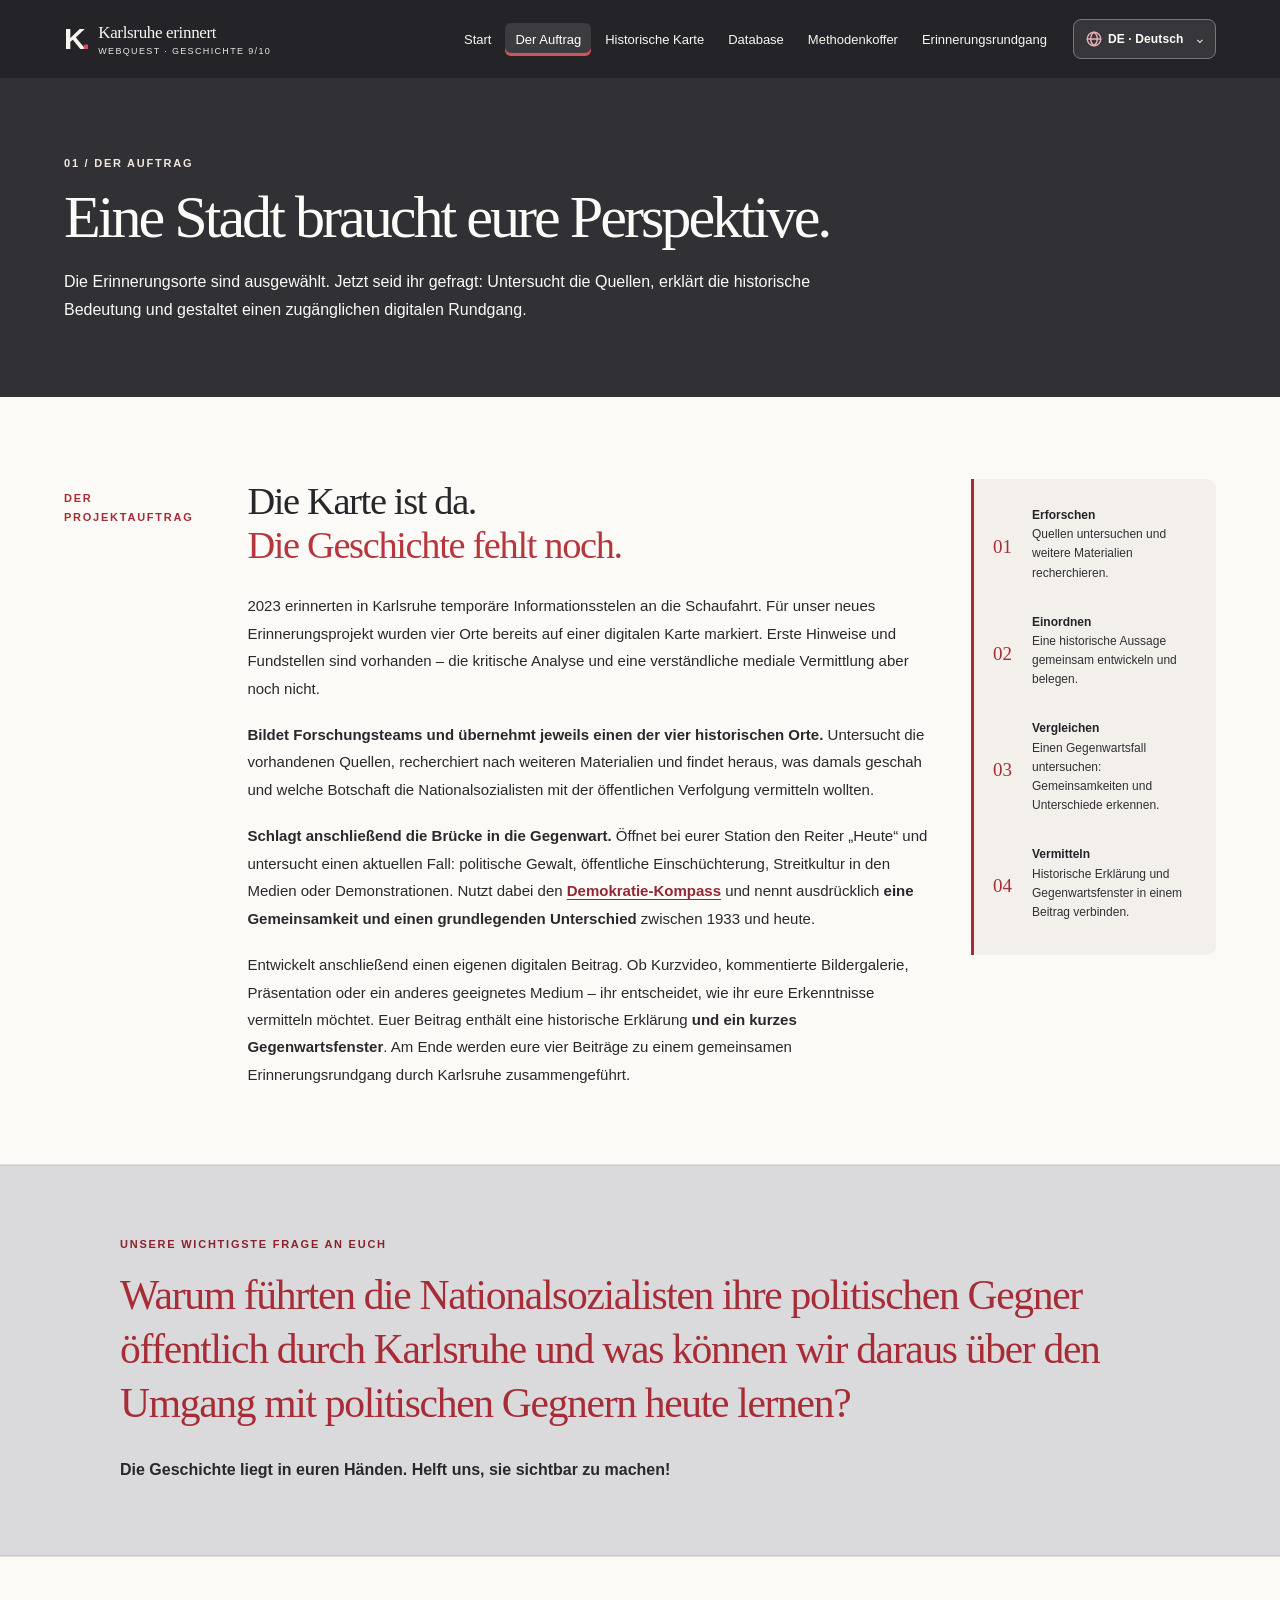
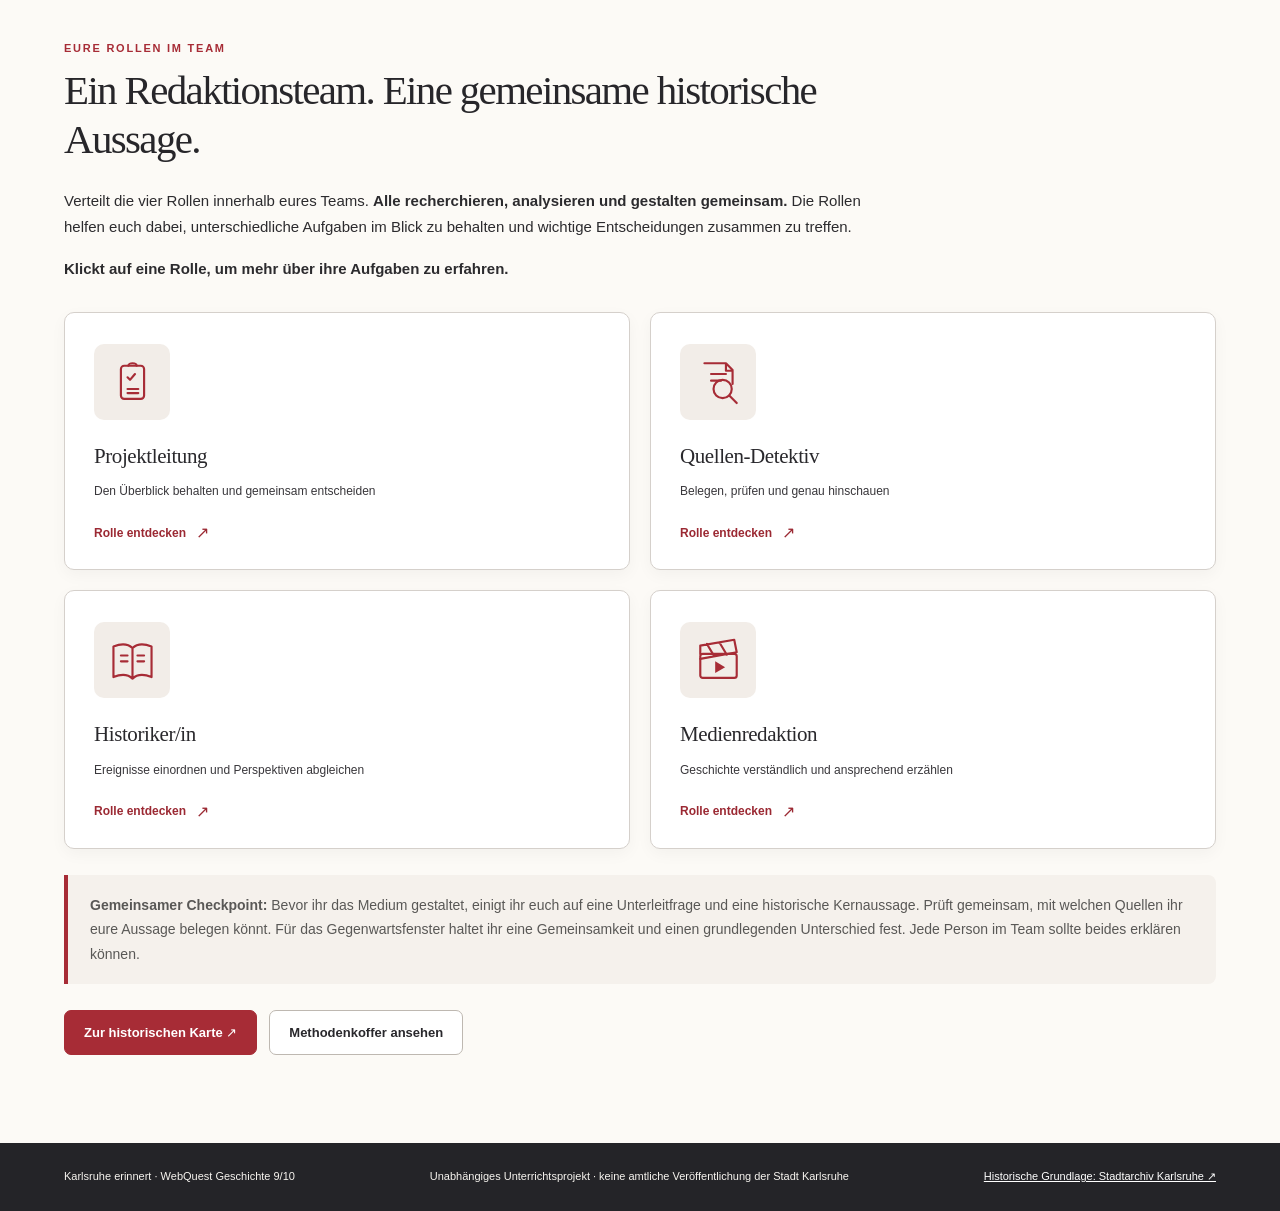
<file: auftrag.html>
<!doctype html>
<html lang="de">
<head>
  <meta charset="utf-8">
  <meta name="viewport" content="width=device-width, initial-scale=1">
  <meta name="description" content="Gegner oder Feind? – Karlsruher WebQuest zur Schaufahrt vom 16. Mai 1933.">
  <title>Der Auftrag | Karlsruhe erinnert</title>
  
  <link rel="stylesheet" href="styles.css?v=democracy-v1">
  <script src="rollen.js" defer></script>
  
  <script src="i18n-data.js?v=democracy-v2" defer></script>
  <script src="i18n.js?v=democracy-v1" defer></script>
</head>
<body>
  <a class="skip-link" href="#content">Zum Inhalt springen</a>
  <header class="topbar">
    <a class="brand" href="index.html" aria-label="Zur Startseite">
      <span class="brand-mark" aria-hidden="true">K<span class="brand-dot">.</span></span>
      <span><strong>Karlsruhe erinnert</strong><small>WEBQUEST · GESCHICHTE 9/10</small></span>
    </a>
    <nav class="main-nav" aria-label="Hauptnavigation">
      <a href="index.html">Start</a>
<a href="auftrag.html" aria-current="page">Der Auftrag</a>
<a href="karte.html">Historische Karte</a>
<a href="database.html">Database</a>
<a href="methodenkoffer.html">Methodenkoffer</a>
<a href="erinnerungsrundgang.html">Erinnerungsrundgang</a>
    </nav>
    <details class="mobile-nav">
      <summary>Menü <span aria-hidden="true">☰</span></summary>
      <nav aria-label="Mobile Navigation"><a href="index.html">Start</a>
<a href="auftrag.html" aria-current="page">Der Auftrag</a>
<a href="karte.html">Historische Karte</a>
<a href="database.html">Database</a>
<a href="methodenkoffer.html">Methodenkoffer</a>
<a href="erinnerungsrundgang.html">Erinnerungsrundgang</a></nav>
    </details>
    <span class="top-label">KARLSRUHE 1933</span>
  </header>
  <main id="content">
    <section class="page-hero"><p class="section-kicker">01 / DER AUFTRAG</p><h1>Eine Stadt braucht eure Perspektive.</h1><p>Die Erinnerungsorte sind ausgewählt. Jetzt seid ihr gefragt: Untersucht die Quellen, erklärt die historische Bedeutung und gestaltet einen zugänglichen digitalen Rundgang.</p></section>
<section class="assignment assignment-extended" id="auftrag">
  <div class="section-kicker assignment-side-label">DER PROJEKTAUFTRAG</div>
  <div class="assignment-main">
    <h2>Die Karte ist da.<br><span>Die Geschichte fehlt noch.</span></h2>
    <p>2023 erinnerten in Karlsruhe temporäre Informationsstelen an die Schaufahrt. Für unser neues Erinnerungsprojekt wurden vier Orte bereits auf einer digitalen Karte markiert. Erste Hinweise und Fundstellen sind vorhanden – die kritische Analyse und eine verständliche mediale Vermittlung aber noch nicht.</p>
    <p><strong>Bildet Forschungsteams und übernehmt jeweils einen der vier historischen Orte.</strong> Untersucht die vorhandenen Quellen, recherchiert nach weiteren Materialien und findet heraus, was damals geschah und welche Botschaft die Nationalsozialisten mit der öffentlichen Verfolgung vermitteln wollten.</p>
    <p><strong>Schlagt anschließend die Brücke in die Gegenwart.</strong> Öffnet bei eurer Station den Reiter „Heute“ und untersucht einen aktuellen Fall: politische Gewalt, öffentliche Einschüchterung, Streitkultur in den Medien oder Demonstrationen. Nutzt dabei den <a href="methodenkoffer.html#demokratie-kompass">Demokratie-Kompass</a> und nennt ausdrücklich <strong>eine Gemeinsamkeit und einen grundlegenden Unterschied</strong> zwischen 1933 und heute.</p>
    <p>Entwickelt anschließend einen eigenen digitalen Beitrag. Ob Kurzvideo, kommentierte Bildergalerie, Präsentation oder ein anderes geeignetes Medium – ihr entscheidet, wie ihr eure Erkenntnisse vermitteln möchtet. Euer Beitrag enthält eine historische Erklärung <strong>und ein kurzes Gegenwartsfenster</strong>. Am Ende werden eure vier Beiträge zu einem gemeinsamen Erinnerungsrundgang durch Karlsruhe zusammengeführt.</p>
  </div>
  <aside class="assignment-tasks" aria-label="Die vier Etappen eures Auftrags">
    <span class="task-number">01</span><p><strong>Erforschen</strong><br>Quellen untersuchen und weitere Materialien recherchieren.</p>
    <span class="task-number">02</span><p><strong>Einordnen</strong><br>Eine historische Aussage gemeinsam entwickeln und belegen.</p>
    <span class="task-number">03</span><p><strong>Vergleichen</strong><br>Einen Gegenwartsfall untersuchen: Gemeinsamkeiten und Unterschiede erkennen.</p>
    <span class="task-number">04</span><p><strong>Vermitteln</strong><br>Historische Erklärung und Gegenwartsfenster in einem Beitrag verbinden.</p>
  </aside>
</section>
<section class="core-question-section" aria-labelledby="main-research-question">
  <div class="core-question-inner">
    <p class="core-question-label">UNSERE WICHTIGSTE FRAGE AN EUCH</p>
    <h2 id="main-research-question">Warum führten die Nationalsozialisten ihre politischen Gegner öffentlich durch Karlsruhe und was können wir daraus über den Umgang mit politischen Gegnern heute lernen?</h2>
    <p class="core-question-final">Die Geschichte liegt in euren Händen. Helft uns, sie sichtbar zu machen!</p>
  </div>
</section>
<section class="narrative-section roles-section">
  <p class="section-kicker">EURE ROLLEN IM TEAM</p>
  <h2>Ein Redaktionsteam. Eine gemeinsame historische Aussage.</h2>
  <p>Verteilt die vier Rollen innerhalb eures Teams. <strong>Alle recherchieren, analysieren und gestalten gemeinsam.</strong> Die Rollen helfen euch dabei, unterschiedliche Aufgaben im Blick zu behalten und wichtige Entscheidungen zusammen zu treffen.</p>
  <p class="roles-hint">Klickt auf eine Rolle, um mehr über ihre Aufgaben zu erfahren.</p>
  <div class="role-grid role-button-grid">
    <button class="role-card" type="button" data-role="lead" aria-haspopup="dialog" aria-controls="role-dialog" aria-label="Projektleitung: Aufgaben und Beschreibung öffnen">
  <span class="role-motif"><svg aria-hidden="true" viewBox="0 0 64 64" fill="none" stroke="currentColor" stroke-width="2.6" stroke-linecap="round" stroke-linejoin="round"><path d="M22 13h20a4 4 0 0 1 4 4v32a4 4 0 0 1-4 4H22a4 4 0 0 1-4-4V17a4 4 0 0 1 4-4Z"/><path d="M27 13c0-4 10-4 10 0M26 27l3 3 6-7M26 41h13M26 46h13"/></svg></span>
  <span class="role-name">Projektleitung</span>
  <span class="role-short">Den Überblick behalten und gemeinsam entscheiden</span>
  <span class="role-view">Rolle entdecken <span aria-hidden="true">↗</span></span>
</button>
<button class="role-card" type="button" data-role="sources" aria-haspopup="dialog" aria-controls="role-dialog" aria-label="Quellen-Detektiv: Aufgaben und Beschreibung öffnen">
  <span class="role-motif"><svg aria-hidden="true" viewBox="0 0 64 64" fill="none" stroke="currentColor" stroke-width="2.6" stroke-linecap="round" stroke-linejoin="round"><path d="M15 10h26l8 8v17M41 10v9h8M23 23h18M23 31h12"/><circle cx="37" cy="41" r="11"/><path d="m45 49 9 9"/></svg></span>
  <span class="role-name">Quellen-Detektiv</span>
  <span class="role-short">Belegen, prüfen und genau hinschauen</span>
  <span class="role-view">Rolle entdecken <span aria-hidden="true">↗</span></span>
</button>
<button class="role-card" type="button" data-role="history" aria-haspopup="dialog" aria-controls="role-dialog" aria-label="Historiker/in: Aufgaben und Beschreibung öffnen">
  <span class="role-motif"><svg aria-hidden="true" viewBox="0 0 64 64" fill="none" stroke="currentColor" stroke-width="2.6" stroke-linecap="round" stroke-linejoin="round"><path d="M9 15c10-4 18-3 23 2v37c-5-5-13-6-23-2V15ZM55 15c-10-4-18-3-23 2v37c5-5 13-6 23-2V15Z"/><path d="M18 26h8M18 33h8M38 26h8M38 33h8"/></svg></span>
  <span class="role-name">Historiker/in</span>
  <span class="role-short">Ereignisse einordnen und Perspektiven abgleichen</span>
  <span class="role-view">Rolle entdecken <span aria-hidden="true">↗</span></span>
</button>
<button class="role-card" type="button" data-role="media" aria-haspopup="dialog" aria-controls="role-dialog" aria-label="Medienredaktion: Aufgaben und Beschreibung öffnen">
  <span class="role-motif"><svg aria-hidden="true" viewBox="0 0 64 64" fill="none" stroke="currentColor" stroke-width="2.6" stroke-linecap="round" stroke-linejoin="round"><rect x="10" y="24" width="44" height="29" rx="3"/><path d="M10 24V14l41-7 3 15-44 8M18 12l9 15M33 10l9 15"/><path d="m28 33 12 7-12 7V33Z" fill="currentColor" stroke="none"/></svg></span>
  <span class="role-name">Medienredaktion</span>
  <span class="role-short">Geschichte verständlich und ansprechend erzählen</span>
  <span class="role-view">Rolle entdecken <span aria-hidden="true">↗</span></span>
</button>
  </div>
  <div class="callout-line"><strong>Gemeinsamer Checkpoint:</strong> Bevor ihr das Medium gestaltet, einigt ihr euch auf eine Unterleitfrage und eine historische Kernaussage. Prüft gemeinsam, mit welchen Quellen ihr eure Aussage belegen könnt. Für das Gegenwartsfenster haltet ihr eine Gemeinsamkeit und einen grundlegenden Unterschied fest. Jede Person im Team sollte beides erklären können.</div>
  <div class="page-actions"><a class="button button-main" href="karte.html">Zur historischen Karte ↗</a><a class="button button-outline" href="methodenkoffer.html">Methodenkoffer ansehen</a></div>
</section>
  </main>
  <dialog class="role-dialog" id="role-dialog" aria-labelledby="role-dialog-title" aria-describedby="role-dialog-intro">
  <div class="role-dialog-inner">
    <button class="role-dialog-close" type="button" id="role-dialog-close" aria-label="Rollenfenster schließen">×</button>
    <div class="role-dialog-top">
      <span class="section-kicker">DEINE ROLLE IM FORSCHUNGSTEAM</span>
      <span class="role-dialog-count" id="role-dialog-count"></span>
    </div>
    <div class="role-dialog-heading"><span class="role-dialog-icon" id="role-dialog-icon"></span><h2 id="role-dialog-title"></h2></div>
    <p id="role-dialog-intro" class="role-dialog-intro"></p>
    <h3>Deine besonderen Aufgaben</h3>
    <ul class="role-dialog-tasks" id="role-dialog-tasks"></ul>
    <div class="role-dialog-tip"><strong>Eine Frage, die du im Team stellen kannst:</strong><p id="role-dialog-question"></p></div>
    <p class="role-dialog-foot">Wichtig: Diese Verantwortung ergänzt eure gemeinsame Arbeit. Quellen untersuchen, historische Aussagen diskutieren und den Beitrag gestalten könnt ihr nur zusammen.</p>
    <button class="role-dialog-done" type="button" id="role-dialog-done">Verstanden – zurück zum Auftrag</button>
  </div>
</dialog>
  <footer><span>Karlsruhe erinnert · WebQuest Geschichte 9/10</span><span>Unabhängiges Unterrichtsprojekt · keine amtliche Veröffentlichung der Stadt Karlsruhe</span><a href="https://stadtgeschichte.karlsruhe.de/erinnerungskultur/erinnerungskultur-im-oeffentlichen-raum/schaufahrt-1933" target="_blank" rel="noopener noreferrer">Historische Grundlage: Stadtarchiv Karlsruhe ↗</a></footer>
  
</body>
</html>
</file>
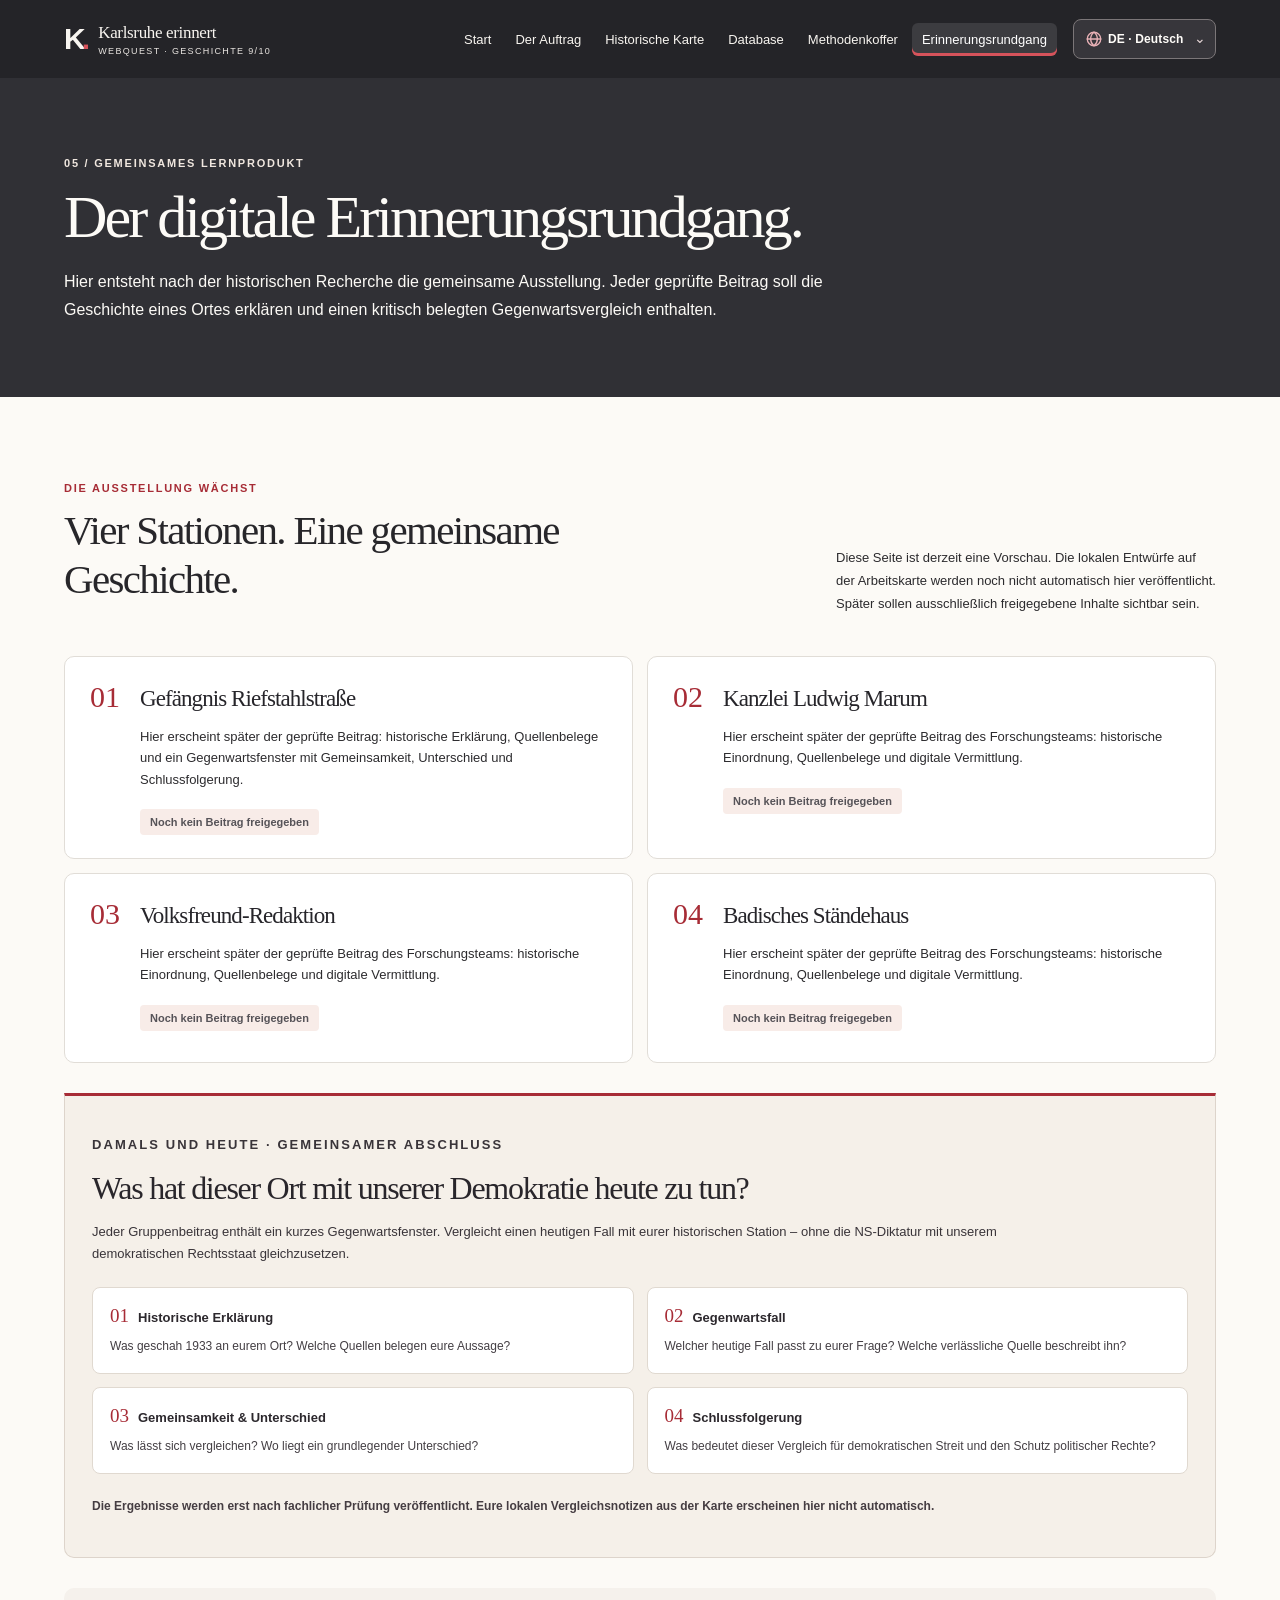
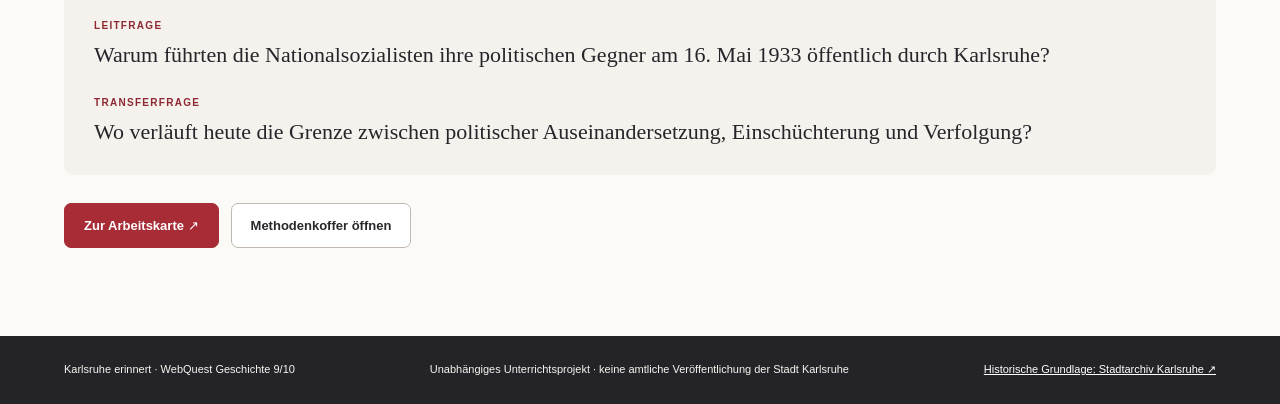
<file: erinnerungsrundgang.html>
<!doctype html>
<html lang="de">
<head>
  <meta charset="utf-8">
  <meta name="viewport" content="width=device-width, initial-scale=1">
  <meta name="description" content="Gegner oder Feind? – Karlsruher WebQuest zur Schaufahrt vom 16. Mai 1933.">
  <title>Erinnerungsrundgang | Karlsruhe erinnert</title>
  
  <link rel="stylesheet" href="styles.css?v=democracy-v1">
  
  <script src="i18n-data.js?v=democracy-v2" defer></script>
  <script src="i18n.js?v=democracy-v1" defer></script>
</head>
<body>
  <a class="skip-link" href="#content">Zum Inhalt springen</a>
  <header class="topbar">
    <a class="brand" href="index.html" aria-label="Zur Startseite">
      <span class="brand-mark" aria-hidden="true">K<span class="brand-dot">.</span></span>
      <span><strong>Karlsruhe erinnert</strong><small>WEBQUEST · GESCHICHTE 9/10</small></span>
    </a>
    <nav class="main-nav" aria-label="Hauptnavigation">
      <a href="index.html">Start</a>
<a href="auftrag.html">Der Auftrag</a>
<a href="karte.html">Historische Karte</a>
<a href="database.html">Database</a>
<a href="methodenkoffer.html">Methodenkoffer</a>
<a href="erinnerungsrundgang.html" aria-current="page">Erinnerungsrundgang</a>
    </nav>
    <details class="mobile-nav">
      <summary>Menü <span aria-hidden="true">☰</span></summary>
      <nav aria-label="Mobile Navigation"><a href="index.html">Start</a>
<a href="auftrag.html">Der Auftrag</a>
<a href="karte.html">Historische Karte</a>
<a href="database.html">Database</a>
<a href="methodenkoffer.html">Methodenkoffer</a>
<a href="erinnerungsrundgang.html" aria-current="page">Erinnerungsrundgang</a></nav>
    </details>
    <span class="top-label">KARLSRUHE 1933</span>
  </header>
  <main id="content">
    <section class="page-hero"><p class="section-kicker">05 / GEMEINSAMES LERNPRODUKT</p><h1>Der digitale Erinnerungsrundgang.</h1><p>Hier entsteht nach der historischen Recherche die gemeinsame Ausstellung. Jeder geprüfte Beitrag soll die Geschichte eines Ortes erklären und einen kritisch belegten Gegenwartsvergleich enthalten.</p></section><section class="exhibition-section"><div class="exhibition-intro"><div><p class="section-kicker">DIE AUSSTELLUNG WÄCHST</p><h2>Vier Stationen. Eine gemeinsame Geschichte.</h2></div><p>Diese Seite ist derzeit eine Vorschau. Die lokalen Entwürfe auf der Arbeitskarte werden noch nicht automatisch hier veröffentlicht. Später sollen ausschließlich freigegebene Inhalte sichtbar sein.</p></div><div class="exhibition-grid"><article class="exhibit-card"><span class="exhibit-number">01</span><div><h2>Gefängnis Riefstahlstraße</h2><p>Hier erscheint später der geprüfte Beitrag: historische Erklärung, Quellenbelege und ein Gegenwartsfenster mit Gemeinsamkeit, Unterschied und Schlussfolgerung.</p><span class="exhibit-state">Noch kein Beitrag freigegeben</span></div></article>
<article class="exhibit-card"><span class="exhibit-number">02</span><div><h2>Kanzlei Ludwig Marum</h2><p>Hier erscheint später der geprüfte Beitrag des Forschungsteams: historische Einordnung, Quellenbelege und digitale Vermittlung.</p><span class="exhibit-state">Noch kein Beitrag freigegeben</span></div></article>
<article class="exhibit-card"><span class="exhibit-number">03</span><div><h2>Volksfreund-Redaktion</h2><p>Hier erscheint später der geprüfte Beitrag des Forschungsteams: historische Einordnung, Quellenbelege und digitale Vermittlung.</p><span class="exhibit-state">Noch kein Beitrag freigegeben</span></div></article>
<article class="exhibit-card"><span class="exhibit-number">04</span><div><h2>Badisches Ständehaus</h2><p>Hier erscheint später der geprüfte Beitrag des Forschungsteams: historische Einordnung, Quellenbelege und digitale Vermittlung.</p><span class="exhibit-state">Noch kein Beitrag freigegeben</span></div></article></div>
  <section class="exhibition-today" aria-labelledby="exhibition-today-heading">
    <p class="section-kicker">DAMALS UND HEUTE · GEMEINSAMER ABSCHLUSS</p>
    <h2 id="exhibition-today-heading">Was hat dieser Ort mit unserer Demokratie heute zu tun?</h2>
    <p>Jeder Gruppenbeitrag enthält ein kurzes Gegenwartsfenster. Vergleicht einen heutigen Fall mit eurer historischen Station – ohne die NS-Diktatur mit unserem demokratischen Rechtsstaat gleichzusetzen.</p>
    <div class="exhibition-today-grid">
      <div><span>01</span><strong>Historische Erklärung</strong><p>Was geschah 1933 an eurem Ort? Welche Quellen belegen eure Aussage?</p></div>
      <div><span>02</span><strong>Gegenwartsfall</strong><p>Welcher heutige Fall passt zu eurer Frage? Welche verlässliche Quelle beschreibt ihn?</p></div>
      <div><span>03</span><strong>Gemeinsamkeit & Unterschied</strong><p>Was lässt sich vergleichen? Wo liegt ein grundlegender Unterschied?</p></div>
      <div><span>04</span><strong>Schlussfolgerung</strong><p>Was bedeutet dieser Vergleich für demokratischen Streit und den Schutz politischer Rechte?</p></div>
    </div>
    <p class="exhibition-today-note">Die Ergebnisse werden erst nach fachlicher Prüfung veröffentlicht. Eure lokalen Vergleichsnotizen aus der Karte erscheinen hier nicht automatisch.</p>
  </section>
  <div class="exhibition-reflection"><span class="reflection-label">LEITFRAGE</span><p>Warum führten die Nationalsozialisten ihre politischen Gegner am 16. Mai 1933 öffentlich durch Karlsruhe?</p><span class="reflection-label">TRANSFERFRAGE</span><p>Wo verläuft heute die Grenze zwischen politischer Auseinandersetzung, Einschüchterung und Verfolgung?</p></div><div class="page-actions"><a class="button button-main" href="karte.html">Zur Arbeitskarte ↗</a><a class="button button-outline" href="methodenkoffer.html">Methodenkoffer öffnen</a></div></section>
  </main>
  <footer><span>Karlsruhe erinnert · WebQuest Geschichte 9/10</span><span>Unabhängiges Unterrichtsprojekt · keine amtliche Veröffentlichung der Stadt Karlsruhe</span><a href="https://stadtgeschichte.karlsruhe.de/erinnerungskultur/erinnerungskultur-im-oeffentlichen-raum/schaufahrt-1933" target="_blank" rel="noopener noreferrer">Historische Grundlage: Stadtarchiv Karlsruhe ↗</a></footer>
  
</body>
</html>
</file>
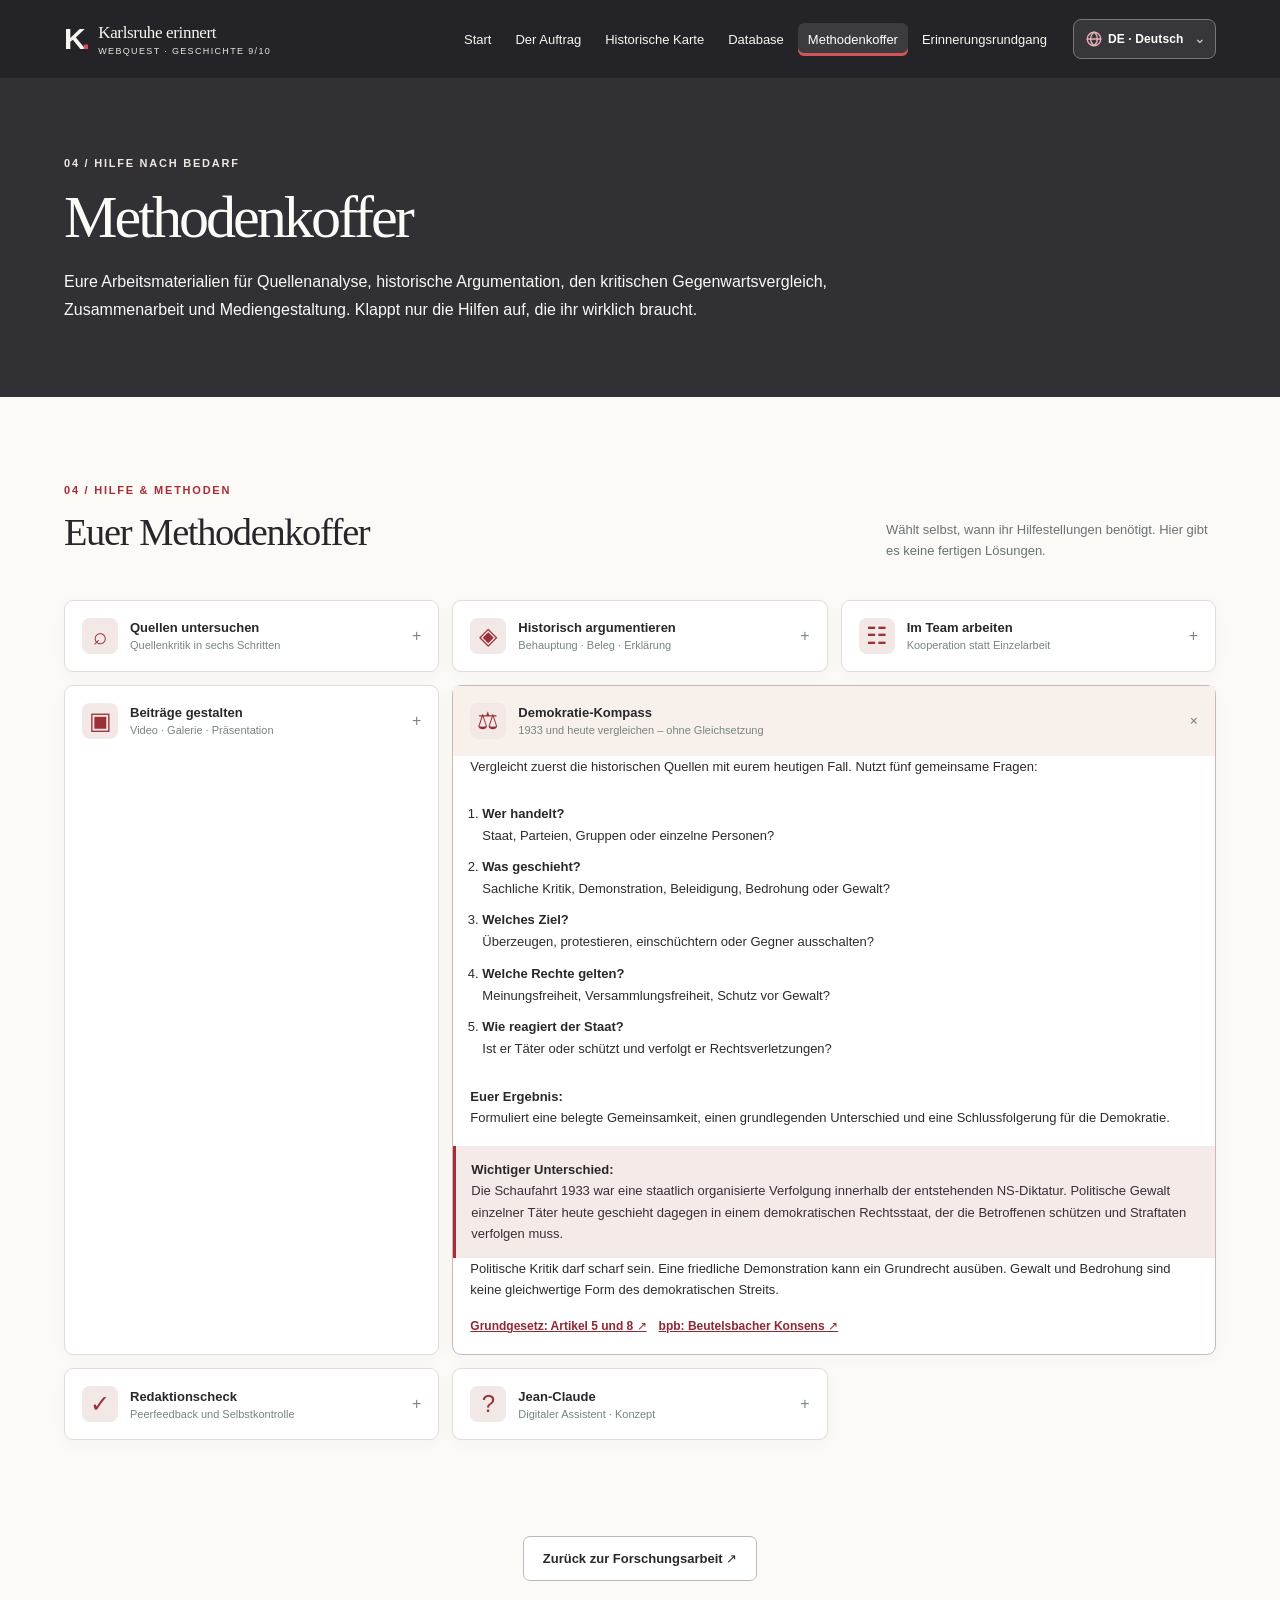
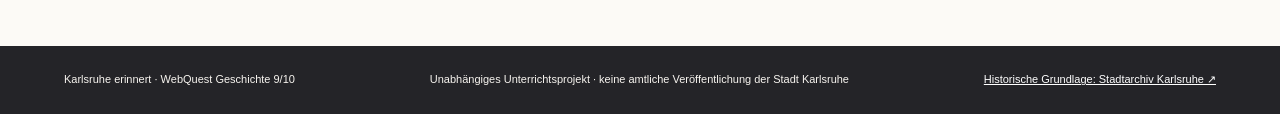
<file: methodenkoffer.html>
<!doctype html>
<html lang="de">
<head>
  <meta charset="utf-8">
  <meta name="viewport" content="width=device-width, initial-scale=1">
  <meta name="description" content="Gegner oder Feind? – Karlsruher WebQuest zur Schaufahrt vom 16. Mai 1933.">
  <title>Methodenkoffer | Karlsruhe erinnert</title>
  
  <link rel="stylesheet" href="styles.css?v=democracy-v1">
  
  <script src="i18n-data.js?v=democracy-v2" defer></script>
  <script src="i18n.js?v=democracy-v1" defer></script>
</head>
<body>
  <a class="skip-link" href="#content">Zum Inhalt springen</a>
  <header class="topbar">
    <a class="brand" href="index.html" aria-label="Zur Startseite">
      <span class="brand-mark" aria-hidden="true">K<span class="brand-dot">.</span></span>
      <span><strong>Karlsruhe erinnert</strong><small>WEBQUEST · GESCHICHTE 9/10</small></span>
    </a>
    <nav class="main-nav" aria-label="Hauptnavigation">
      <a href="index.html">Start</a>
<a href="auftrag.html">Der Auftrag</a>
<a href="karte.html">Historische Karte</a>
<a href="database.html">Database</a>
<a href="methodenkoffer.html" aria-current="page">Methodenkoffer</a>
<a href="erinnerungsrundgang.html">Erinnerungsrundgang</a>
    </nav>
    <details class="mobile-nav">
      <summary>Menü <span aria-hidden="true">☰</span></summary>
      <nav aria-label="Mobile Navigation"><a href="index.html">Start</a>
<a href="auftrag.html">Der Auftrag</a>
<a href="karte.html">Historische Karte</a>
<a href="database.html">Database</a>
<a href="methodenkoffer.html" aria-current="page">Methodenkoffer</a>
<a href="erinnerungsrundgang.html">Erinnerungsrundgang</a></nav>
    </details>
    <span class="top-label">KARLSRUHE 1933</span>
  </header>
  <main id="content">
    <section class="page-hero"><p class="section-kicker">04 / HILFE NACH BEDARF</p><h1>Methodenkoffer</h1><p>Eure Arbeitsmaterialien für Quellenanalyse, historische Argumentation, den kritischen Gegenwartsvergleich, Zusammenarbeit und Mediengestaltung. Klappt nur die Hilfen auf, die ihr wirklich braucht.</p></section>
<section class="methods" id="methodenkoffer">
      <p class="section-kicker">04 / HILFE & METHODEN</p>
      <div class="methods-header"><h2>Euer Methodenkoffer</h2><p>Wählt selbst, wann ihr Hilfestellungen benötigt. Hier gibt es keine fertigen Lösungen.</p></div>
      <div class="method-grid">
        <details class="method-card"><summary><span class="method-icon">⌕</span><span><strong>Quellen untersuchen</strong><small>Quellenkritik in sechs Schritten</small></span><span class="plus">+</span></summary><ol><li>Welche Art von Material liegt vor?</li><li>Wer hat es wann und für wen erstellt?</li><li>Welche Aussage oder Beobachtung ist belegt?</li><li>Welche Absicht oder Perspektive ist erkennbar?</li><li>Was können wir daraus nicht sicher schließen?</li><li>Wie geben wir die Fundstelle korrekt an?</li></ol></details>
        <details class="method-card"><summary><span class="method-icon">◈</span><span><strong>Historisch argumentieren</strong><small>Behauptung · Beleg · Erklärung</small></span><span class="plus">+</span></summary><p>Formuliert zuerst eure historische Aussage. Verweist dann auf die konkrete Stelle in der Quelle. Erklärt, warum der Beleg eure Aussage stützt – und welche Grenzen er hat.</p></details>
        <details class="method-card"><summary><span class="method-icon">☷</span><span><strong>Im Team arbeiten</strong><small>Kooperation statt Einzelarbeit</small></span><span class="plus">+</span></summary><p>Verteilt Rollen als Verantwortlichkeiten, nicht als getrennte Arbeitspakete. Entscheidet gemeinsam über Unterleitfrage, historische Kernaussage und Medienform. Jede Person muss das Ergebnis erklären können.</p></details>
        <details class="method-card"><summary><span class="method-icon">▣</span><span><strong>Beiträge gestalten</strong><small>Video · Galerie · Präsentation</small></span><span class="plus">+</span></summary><p>Entscheidet euch für ein geeignetes Medium. Erstellt ein kurzes Storyboard mit Ort, Quellenbeleg und historischer Erklärung. Videos, Präsentationen und Galerien erfüllen dieselben fachlichen Mindestkriterien.</p></details>
        <details class="method-card method-democracy" id="demokratie-kompass" open>
          <summary><span class="method-icon">⚖</span><span><strong>Demokratie-Kompass</strong><small>1933 und heute vergleichen – ohne Gleichsetzung</small></span><span class="plus">+</span></summary>
          <p>Vergleicht zuerst die historischen Quellen mit eurem heutigen Fall. Nutzt fünf gemeinsame Fragen:</p>
          <ol>
            <li><strong>Wer handelt?</strong> Staat, Parteien, Gruppen oder einzelne Personen?</li>
            <li><strong>Was geschieht?</strong> Sachliche Kritik, Demonstration, Beleidigung, Bedrohung oder Gewalt?</li>
            <li><strong>Welches Ziel?</strong> Überzeugen, protestieren, einschüchtern oder Gegner ausschalten?</li>
            <li><strong>Welche Rechte gelten?</strong> Meinungsfreiheit, Versammlungsfreiheit, Schutz vor Gewalt?</li>
            <li><strong>Wie reagiert der Staat?</strong> Ist er Täter oder schützt und verfolgt er Rechtsverletzungen?</li>
          </ol>
          <p><strong>Euer Ergebnis:</strong> Formuliert eine belegte Gemeinsamkeit, einen grundlegenden Unterschied und eine Schlussfolgerung für die Demokratie.</p>
          <p class="democracy-caution"><strong>Wichtiger Unterschied:</strong> Die Schaufahrt 1933 war eine staatlich organisierte Verfolgung innerhalb der entstehenden NS-Diktatur. Politische Gewalt einzelner Täter heute geschieht dagegen in einem demokratischen Rechtsstaat, der die Betroffenen schützen und Straftaten verfolgen muss.</p>
          <p>Politische Kritik darf scharf sein. Eine friedliche Demonstration kann ein Grundrecht ausüben. Gewalt und Bedrohung sind keine gleichwertige Form des demokratischen Streits.</p>
          <p class="democracy-resources"><a href="https://www.bundestag.de/parlament/aufgaben/rechtsgrundlagen/grundgesetz" target="_blank" rel="noopener noreferrer">Grundgesetz: Artikel 5 und 8 ↗</a> <a href="https://www.bpb.de/die-bpb/ueber-uns/auftrag/51310/beutelsbacher-konsens/" target="_blank" rel="noopener noreferrer">bpb: Beutelsbacher Konsens ↗</a></p>
        </details>
        <details class="method-card"><summary><span class="method-icon">✓</span><span><strong>Redaktionscheck</strong><small>Peerfeedback und Selbstkontrolle</small></span><span class="plus">+</span></summary><ul><li>Ist die historische Aussage nachvollziehbar?</li><li>Ist sie durch Quellen belegt?</li><li>Unterscheiden wir Täter- und Opferperspektiven?</li><li>Kann eine Person ohne Vorwissen den Beitrag verstehen?</li><li>Gibt es ein Gegenwartsfenster mit einer Gemeinsamkeit, einem Unterschied und einer belegten Schlussfolgerung?</li></ul></details>
        <details class="method-card"><summary><span class="method-icon">?</span><span><strong>Jean-Claude</strong><small>Digitaler Assistent · Konzept</small></span><span class="plus">+</span></summary><p>„Ich helfe euch, Fragen an Quellen zu stellen, Fachbegriffe zu verstehen und euren Beitrag zu planen.“ Diese Demo bietet feste Hilfen; ein echter KI-Chat ist noch <strong>nicht</strong> angebunden.</p></details>
      </div>
    </section><div class="after-map"><a class="button button-outline" href="karte.html">Zurück zur Forschungsarbeit ↗</a></div>
  </main>
  <footer><span>Karlsruhe erinnert · WebQuest Geschichte 9/10</span><span>Unabhängiges Unterrichtsprojekt · keine amtliche Veröffentlichung der Stadt Karlsruhe</span><a href="https://stadtgeschichte.karlsruhe.de/erinnerungskultur/erinnerungskultur-im-oeffentlichen-raum/schaufahrt-1933" target="_blank" rel="noopener noreferrer">Historische Grundlage: Stadtarchiv Karlsruhe ↗</a></footer>
  
</body>
</html>
</file>
<file: styles.css>
:root{
  font-family:Inter,"Segoe UI",Arial,sans-serif;
  color:#26252A;
  background:#FCFAF6;
  font-synthesis:none;
  --dark:#303035;
  --darkest:#242428;
  --teal:#444349;
  --rust:#A72C36;
  --sand:#FCFAF6;
  --line:#E4DFD8;
  --muted:#454348;
  --shadow:0 12px 40px rgba(32,31,34,.08);
  --paper:#FCFAF6;
  --ink:#26252A;
  --red:#A72C36;
}*{box-sizing:border-box}html{scroll-behavior:smooth}body{margin:0}button,input,textarea{font:inherit}button{cursor:pointer}a{color:inherit}a:focus-visible,button:focus-visible,input:focus-visible,textarea:focus-visible,summary:focus-visible{outline:3px solid #e09b5f;outline-offset:3px}.skip-link{position:absolute;top:-60px;left:15px;z-index:1000;background:#fff;padding:12px}.skip-link:focus{top:12px}.topbar{height:78px;background:var(--darkest);color:#fff;display:flex;align-items:center;padding:0 clamp(20px,5vw,88px);gap:30px}.brand{display:flex;align-items:center;gap:12px;text-decoration:none}.brand-mark{font-size:30px;font-weight:900;letter-spacing:-.13em}.brand-dot{color:#D34D57}.brand strong,.brand small{display:block}.brand strong{font-family:Georgia,serif;font-size:17px;font-weight:500;letter-spacing:-.02em}.brand small{font-size:9px;letter-spacing:.15em;opacity:.65;margin-top:3px}.main-nav{display:flex;gap:28px;margin-left:auto}.main-nav a{text-decoration:none;font-size:13px;color:#dadad9}.main-nav a:hover{text-decoration:underline}.top-label{border:1px solid #73716e;border-radius:20px;padding:7px 10px;font-size:10px;letter-spacing:.14em;color:#e3e1cf}.intro{background:var(--dark);color:white;display:grid;grid-template-columns:minmax(0,1.1fr) minmax(320px,.9fr);min-height:475px;overflow:hidden}.intro-copy{padding:80px 5vw 74px max(5vw,calc((100vw - 1300px)/2));max-width:790px;position:relative;z-index:1}.eyebrow,.section-kicker{font-size:11px;font-weight:750;letter-spacing:.16em}.eyebrow{color:#cac9c7;display:flex;align-items:center;gap:10px}.pulse-dot,.live-dot{height:8px;width:8px;background:#D34D57;border-radius:100%;display:inline-block}.intro h1{font-family:Georgia,"Times New Roman",serif;font-weight:400;font-size:clamp(48px,5.6vw,82px);letter-spacing:-.06em;line-height:1.04;margin:27px 0 20px;white-space:nowrap}.intro h1 em{font-weight:400;color:#E9D1C9}.intro-lead{font-size:18px;line-height:1.65;max-width:690px;color:#f1f0ea}.intro-sub{color:#d1d0cf;max-width:660px;line-height:1.65;font-size:14px}.intro-actions{display:flex;gap:12px;flex-wrap:wrap;margin-top:30px}.button{display:inline-flex;align-items:center;gap:18px;text-decoration:none;padding:14px 19px;border-radius:7px;font-size:13px;font-weight:700;border:1px solid transparent}.button-main{background:#AD303A;color:#3b3938}.button-quiet{border-color:#878583;color:white}.button:hover{filter:brightness(.94)}.intro-graphic{position:relative;min-height:370px;background:radial-gradient(circle at 54% 46%,#545250 0,#3e3d3c 45%,#393837 75%)}.graphic-orbit{position:absolute;inset:auto;left:12%;top:9%;height:90%;aspect-ratio:1;border:1px solid #78767460;border-radius:50%}.orbit-2{left:23%;top:20%;height:69%}.orbit-3{left:35%;top:31%;height:47%}.graphic-route{position:absolute;left:27%;top:27%;height:45%;width:43%;border-bottom:5px solid #D34D57;border-left:5px solid #D34D57;transform:rotate(-18deg);border-radius:0 0 0 50px;opacity:.77}.graphic-pin{position:absolute;background:#fff5e8;color:#8f4e3e;border:4px solid #cb9582;border-radius:50%;height:42px;width:42px;display:grid;place-items:center;font-size:12px;font-weight:bold;box-shadow:0 5px 25px #282727}.p1{left:21%;top:23%}.p2{left:50%;top:35%}.p3{left:39%;top:67%}.p4{left:71%;top:63%}.graphic-text{position:absolute;font-family:Georgia,serif;color:#ffffffe5;font-size:clamp(34px,4vw,70px);left:20%;top:46%;letter-spacing:-.07em}.graphic-text span{color:#D34D57}.graphic-caption{position:absolute;right:9%;bottom:8%;color:#e2d5be;font-size:10px;letter-spacing:.22em;line-height:1.8;text-align:right}.assignment{display:grid;grid-template-columns:150px 1.4fr 1fr;gap:35px;padding:76px max(5vw,calc((100vw - 1300px)/2));border-bottom:1px solid var(--line);align-items:start}.section-kicker{color:#A72C36}.assignment h2,.workspace-head h2,.methods h2{font-family:Georgia,serif;font-size:clamp(29px,3vw,44px);line-height:1.15;letter-spacing:-.035em;font-weight:400;margin:0 0 20px}.assignment h2 span{color:#B7363E}.assignment-main>p{font-size:15px;line-height:1.8;max-width:680px;color:#4b5959}.assignment-tasks{display:grid;grid-template-columns:38px 1fr;gap:14px;align-items:center;border-left:1px solid var(--line);padding-left:28px}.task-number{font-family:Georgia,serif;color:var(--rust);font-size:22px}.assignment-tasks p{font-size:13px;line-height:1.55;margin:5px 0}.workspace-section{padding:76px max(5vw,calc((100vw - 1300px)/2));background:#f7f5f0}.workspace-head{display:flex;align-items:end;justify-content:space-between;gap:35px;margin-bottom:26px}.workspace-head p:not(.section-kicker){color:#647071;line-height:1.65;font-size:14px;max-width:670px}.workspace-counter{display:flex;align-items:center;gap:10px;flex-shrink:0}.workspace-counter span{font-family:Georgia,serif;font-size:52px;color:var(--rust)}.workspace-counter small{font-size:9px;color:#6b7475;letter-spacing:.12em;line-height:1.5}.workspace{display:grid;grid-template-columns:minmax(0,1.1fr) minmax(360px,.9fr);border:1px solid #dfe0da;border-radius:13px;background:#fff;min-height:755px;overflow:hidden;box-shadow:var(--shadow)}.map-column{border-right:1px solid var(--line);min-width:0}.map-topline,.detail-topline{padding:18px 22px;display:flex;justify-content:space-between;align-items:center;color:#687577;font-size:10px;font-weight:800;letter-spacing:.10em}.map-topline>span{display:flex;gap:9px;align-items:center}.live-dot{background:#84827f}.small-button{background:#fff;border:1px solid #d3d2d1;color:#555351;border-radius:6px;padding:8px 11px;font-weight:700;font-size:11px}.small-button:hover{background:#f5f5f5}#map{height:420px;z-index:1;background:#efefef}.map-fallback{padding:35px;font-size:13px;color:#6b7576}.map-footer{padding:15px 20px 14px;font-size:11px;color:#566566;line-height:1.8;border-bottom:1px solid var(--line)}.legend-line{display:inline-block;width:25px;height:0;border-top:3px dashed var(--rust);margin-right:8px;vertical-align:middle}.map-disclaimer{color:#87766c}.station-menu{padding:14px 20px}.station-menu h3{margin:2px 0 13px;font-size:12px;letter-spacing:.05em}.station-buttons{display:grid;grid-template-columns:1fr 1fr;gap:8px}.station-btn{display:flex;text-align:left;align-items:center;gap:10px;padding:11px 9px;border:1px solid #e0e5e1;background:#fff;border-radius:7px;color:#3e3d3c;min-width:0}.station-btn.active{background:#f5f4f4;border-color:#817e7b}.station-btn strong{font-size:11px;line-height:1.4}.station-number{width:28px;height:28px;display:grid;place-items:center;border-radius:50%;background:#A72C36;color:#fff;flex-shrink:0;font-size:11px}.station-btn.active .station-number{background:var(--dark)}.station-btn small{font-size:10px;color:#6a7c7b;display:block;margin-top:3px}.map-note{margin:0 20px 22px;background:#f4f4ef;padding:14px;border-left:3px solid #ad8b71;font-size:11px;line-height:1.8;color:#64706e}.map-note a{color:var(--teal);font-weight:700}.detail-column{padding:0 24px 24px;min-width:0}.detail-topline{padding:22px 0 6px}.chip{padding:5px 7px;border-radius:4px;font-size:9px;letter-spacing:.03em}.chip-pending{background:#f7e8d8;color:#A72C36}.chip-done{background:#f0f0f0;color:#494847}.detail-column>h3{font-family:Georgia,serif;font-size:clamp(25px,2.4vw,32px);letter-spacing:-.025em;font-weight:400;margin:8px 0 7px;color:#3b3a39}.station-address{color:#6b7979;font-size:12px;margin:0 0 15px}.tab-row{display:flex;border-bottom:1px solid var(--line);gap:20px;margin-top:24px}.tab{border:none;border-bottom:3px solid transparent;background:none;color:#697a79;font-size:13px;padding:0 2px 12px;font-weight:650}.tab.active{border-bottom-color:var(--rust);color:#3e3d3c}.station-section{padding-top:20px;border-bottom:1px solid #ecece8;padding-bottom:19px}.station-section:last-child{border-bottom:none}.station-section h4{font-size:12px;display:flex;align-items:center;gap:8px;color:#3e3d3c;letter-spacing:.01em;margin:0 0 8px}.station-section p{color:#585755;font-size:13px;line-height:1.7;margin:5px 0}.section-symbol{border-radius:4px;background:#f3f2f2;padding:4px 6px;color:#595755;font-size:13px}.source-list{display:grid;grid-template-columns:1fr 1fr;gap:10px;margin-top:12px}.source-card{border:1px solid #e0e1dc;background:#fff;border-radius:8px;padding:0 0 12px;text-align:left;overflow:hidden;color:#3e3d3c}.source-card:hover{border-color:#aba9a7;box-shadow:0 5px 13px #39383720}.source-thumb{height:91px;background:repeating-linear-gradient(165deg,#e7e2d8,#e7e2d8 10px,#e1ddd2 10px,#e1ddd2 11px);display:flex;align-items:center;justify-content:center;font-size:33px;color:#a0775d}.source-card strong{display:block;font-size:12px;line-height:1.45;padding:10px 10px 2px}.source-card small{display:block;color:#73817f;font-size:10px;padding:0 10px;line-height:1.4}.empty-box{border:1px dashed #c9cfc8;border-radius:8px;background:#fcfcf9;padding:16px;text-align:center;color:#77827f;font-size:12px;line-height:1.5;margin-top:10px}.question-card{background:#f5f5f5;border-radius:8px;padding:14px;margin-top:11px}.question-card strong{display:block;color:#474645;font-size:12px}.question-card p{color:#3e3d3c;margin:6px 0 0;font-weight:600}.question-card ul{margin:11px 0 0;padding-left:17px;color:#666462;font-size:12px;line-height:1.6}.edit-helper{background:#f5f5f5;border-radius:8px;padding:12px 14px;color:#595856;font-size:12px;line-height:1.55;margin:20px 0 13px}.editor label{display:block;font-size:12px;font-weight:700;color:#3e3d3c;margin:15px 0 6px}.editor textarea,.editor input{display:block;width:100%;border:1px solid #d4d3d2;border-radius:7px;background:white;padding:11px;color:#3e3c3b;font-size:13px}.editor textarea{min-height:88px;resize:vertical;line-height:1.55}.editor input{height:43px}.editor small{font-size:11px;color:#74817e;line-height:1.5;display:block;margin-top:5px}.editor-actions{display:flex;gap:9px;flex-wrap:wrap;margin-top:22px}.editor-actions button,.editor-actions a{font-size:12px;border:1px solid #a8a7a5;border-radius:7px;padding:11px 13px;background:#f3f3f3;color:#464544;font-weight:700;text-decoration:none}.editor-actions .primary-action{background:var(--dark);color:white;border-color:var(--dark)}.save-note{color:#656462;font-size:11px;margin:12px 0 0}.inline-link{font-size:12px;color:#4b4a48;text-decoration:underline;text-underline-offset:2px}.methods{padding:76px max(5vw,calc((100vw - 1300px)/2)) 90px}.methods-header{display:flex;justify-content:space-between;gap:30px;align-items:end;margin-bottom:25px}.methods-header p{color:#677473;line-height:1.6;max-width:330px;font-size:13px}.method-grid{display:grid;grid-template-columns:repeat(3,minmax(0,1fr));gap:13px}.method-card{border:1px solid #e0e2db;border-radius:9px;background:#fff;padding:0;box-shadow:0 4px 18px #3d3c3b08}.method-card summary{padding:17px;cursor:pointer;list-style:none;display:flex;align-items:center;gap:12px}.method-card summary::-webkit-details-marker{display:none}.method-icon{width:36px;height:36px;flex-shrink:0;border-radius:8px;background:#f5f5f5;display:grid;place-items:center;color:#696765;font-size:24px}.method-card strong,.method-card small{display:block}.method-card strong{font-size:13px}.method-card small{color:#768581;font-size:11px;margin-top:4px}.method-card .plus{margin-left:auto;color:#7a8a83}.method-card[open] .plus{transform:rotate(45deg)}.method-card>p,.method-card>ol,.method-card>ul{padding:0 17px 17px 29px;margin:0;color:#586965;line-height:1.65;font-size:12px}.method-card>p{padding-left:17px}.method-card li{margin-bottom:5px}footer{padding:25px max(5vw,calc((100vw - 1300px)/2));background:#2f2e2e;color:#c7c5c4;display:flex;flex-wrap:wrap;gap:20px;justify-content:space-between;align-items:center;font-size:11px;line-height:1.6}footer a{color:#fff}dialog{border:none;padding:0;border-radius:12px;max-width:min(620px,92vw);width:100%;box-shadow:0 20px 80px #2b2a2a5e}dialog::backdrop{background:#2b2a2aaf}.dialog-shell{padding:28px;position:relative}.dialog-close{position:absolute;top:10px;right:16px;background:none;border:0;font-size:30px;color:#5c5a58}.dialog-shell h3{font-family:Georgia,serif;font-size:26px;font-weight:400;margin:8px 30px 12px 0}.dialog-shell p{font-size:14px;line-height:1.6;color:#5d5c5a}.dialog-shell a{color:#4e4c4a;display:inline-block;margin-top:12px;font-weight:700}.leaflet-div-icon.station-marker{width:34px!important;height:34px!important;border-radius:50%;border:3px solid #fff;background:#A72C36;color:white;display:grid;place-items:center;box-shadow:0 4px 14px #3e3d3c70;font-size:12px;font-weight:800}.leaflet-div-icon.station-marker.is-active{background:#3e3d3c;outline:3px solid #e4b89a}.leaflet-control-attribution{font-size:9px!important}@media(max-width:1050px){.intro{grid-template-columns:1fr .75fr}.intro h1{white-space:normal}.assignment{grid-template-columns:110px 1fr;gap:25px}.assignment-tasks{grid-column:2}.workspace{grid-template-columns:1fr}.map-column{border-right:0;border-bottom:1px solid var(--line)}.detail-column{padding-bottom:30px}.method-grid{grid-template-columns:repeat(2,minmax(0,1fr))}}@media(max-width:700px){.topbar{padding:0 18px;height:67px}.brand strong{font-size:15px}.main-nav{display:none}.top-label{margin-left:auto}.intro{grid-template-columns:1fr}.intro-copy{padding:55px 22px}.intro-graphic{height:190px;min-height:190px}.graphic-orbit{top:-125%;height:400px}.orbit-2{top:-90%;height:310px}.orbit-3{top:-40%;height:205px}.graphic-text{left:20%;top:45%;font-size:35px}.graphic-pin{width:28px;height:28px;font-size:9px;border-width:2px}.assignment,.workspace-section,.methods{padding:50px 20px}.assignment{display:block}.assignment-tasks{margin-top:24px;padding-top:22px;padding-left:0;border-left:0;border-top:1px solid var(--line)}.workspace-head{align-items:start}.workspace-counter{display:none}.workspace{display:block}.map-topline{gap:7px;flex-wrap:wrap}#map{height:320px}.station-buttons{grid-template-columns:1fr 1fr}.detail-column{padding:0 17px 22px}.source-list{grid-template-columns:1fr 1fr}.methods-header{display:block}.method-grid{grid-template-columns:1fr}.methods-header p{max-width:none}footer{display:block}footer>*{display:block;margin:10px 0}}

/* === Mehrseitige WebQuest-Version 0.2 === */
.topbar{position:relative;z-index:3000}
.main-nav{gap:4px;align-items:center;margin-left:auto}
.main-nav a{padding:9px 10px;border-radius:6px;white-space:nowrap;transition:background .15s ease}
.main-nav a:hover,.main-nav a[aria-current="page"]{background:rgba(255,255,255,.11);text-decoration:none;color:#fff}
.main-nav a[aria-current="page"]{box-shadow:inset 0 -2px 0 #AD303A}
.mobile-nav{display:none;position:relative;margin-left:auto}
.mobile-nav summary{list-style:none;padding:9px 12px;cursor:pointer;border:1px solid #878583;border-radius:7px;color:#fff;font-size:13px;font-weight:650;white-space:nowrap}
.mobile-nav summary::-webkit-details-marker{display:none}
.mobile-nav summary span{margin-left:7px}
.mobile-nav nav{position:absolute;top:calc(100% + 13px);right:0;min-width:240px;background:#363534;border:1px solid #52504e;border-radius:10px;padding:8px;display:grid;box-shadow:0 12px 35px #29282888}
.mobile-nav nav a{padding:12px 13px;text-decoration:none;color:#f4f3f3;border-radius:6px;font-size:13px}
.mobile-nav nav a:hover,.mobile-nav nav a[aria-current="page"]{background:#484745}
.button-outline{background:#fff;border-color:#a4a3a1;color:#3e3d3c}
.button-outline:hover{background:#f5f5f5}
.text-route-link{color:#565452;font-size:13px;font-weight:700;text-decoration:underline;text-underline-offset:3px}
.page-hero{background:#3e3d3c;color:#fff;padding:68px max(5vw,calc((100vw - 1300px)/2)) 73px}
.page-hero .section-kicker{color:#ecc6ae}
.page-hero h1{font-family:Georgia,"Times New Roman",serif;font-weight:400;font-size:clamp(39px,4.7vw,65px);letter-spacing:-.05em;line-height:1.13;margin:14px 0 17px}
.page-hero>p:last-child{font-size:16px;max-width:780px;line-height:1.75;color:#e9e8e8;margin:0}
.page-overview,.narrative-section,.database-section,.exhibition-section{padding:74px max(5vw,calc((100vw - 1300px)/2)) 88px}
.page-overview h2,.narrative-section h2,.exhibition-section h2{font-family:Georgia,serif;font-weight:400;letter-spacing:-.04em;font-size:clamp(30px,3.2vw,45px);max-width:760px;margin:12px 0 24px;line-height:1.2}
.journey-grid{display:grid;grid-template-columns:repeat(3,minmax(0,1fr));gap:15px;margin-top:27px}
.journey-card{display:flex;flex-direction:column;min-height:210px;padding:25px;border:1px solid #dfe1da;border-radius:11px;background:#fff;color:#3e3d3c;text-decoration:none;box-shadow:0 3px 15px #3e3d3c08;transition:transform .15s ease,border-color .15s ease}
.journey-card:hover{border-color:#a2a19f;transform:translateY(-3px)}
.journey-index{font-family:Georgia,serif;color:#A72C36;font-size:24px;margin-bottom:20px}
.journey-card strong{font-family:Georgia,serif;font-weight:400;font-size:21px}
.journey-card p{color:#667675;font-size:13px;line-height:1.6;margin:11px 0 20px}
.journey-link{font-size:12px;color:#686664;font-weight:700;margin-top:auto}
.journey-card-muted{background:#f6f7f3}
.narrative-section{border-top:1px solid var(--line);background:#f9f8f3}
.narrative-section>p:not(.section-kicker){line-height:1.7;color:#536361;font-size:15px;max-width:830px}
.role-grid{display:grid;grid-template-columns:repeat(4,minmax(0,1fr));gap:14px;margin:30px 0}
.role-grid article{border:1px solid #e6e5e5;padding:22px;border-radius:9px;background:#fff}
.role-icon{font-size:25px;color:#A72C36}
.role-grid h3{font-size:15px;color:#3e3d3c;margin:13px 0 8px}
.role-grid p{font-size:12px;line-height:1.7;color:#687976;margin:0}
.callout-line{border-left:4px solid #A72C36;background:#f0ede6;padding:18px 22px;line-height:1.75;color:#595856;font-size:14px;border-radius:0 8px 8px 0}
.page-actions{display:flex;align-items:center;gap:12px;flex-wrap:wrap;margin-top:26px}
.after-map{display:flex;justify-content:center;align-items:center;gap:25px;flex-wrap:wrap;padding:6px 22px 65px;background:#f7f5f0}
.database-section{background:#f8f7f2}
.database-banner{display:flex;align-items:center;gap:18px;padding:20px 24px;background:#f3f2f2;border-radius:10px;border:1px solid #d3d2d1}
.database-symbol{font-size:32px;color:#686664}
.database-banner strong{color:#3e3d3c;font-size:15px}
.database-banner p{color:#666462;line-height:1.65;font-size:13px;max-width:720px;margin:6px 0 0}
.database-state{font-size:10px;background:#fff5e8;border:1px solid #e6cdaf;color:#915f41;padding:7px 10px;border-radius:50px;letter-spacing:.1em;white-space:nowrap;margin-left:auto;font-weight:750}
.database-cards{display:grid;grid-template-columns:repeat(3,minmax(0,1fr));gap:16px;margin-top:24px}
.database-card{min-height:265px;padding:25px;border:1px solid #dde1d9;background:#fff;border-radius:11px}
.db-icon{height:48px;width:48px;display:grid;place-items:center;background:#f5f5f5;border-radius:9px;color:#656361;font-size:30px}
.database-card h2{font-family:Georgia,serif;font-weight:400;font-size:23px;margin:20px 0 8px;color:#3e3d3c}
.database-card p{font-size:13px;color:#62726f;line-height:1.7}
.database-sample{border:1px dashed #c9d0ca;border-radius:7px;padding:16px 8px;color:#87918a;font-size:11px;text-align:center;margin-top:24px}
.database-bottom{margin-top:24px;padding:26px 28px;background:#fff;border-left:3px solid #B34349;border-radius:0 9px 9px 0;max-width:850px}
.database-bottom strong{color:#3e3d3c}
.database-bottom p{font-size:13px;line-height:1.75;color:#667570}
.exhibition-section{background:#f8f7f2}
.exhibition-intro{display:flex;align-items:flex-end;justify-content:space-between;gap:35px;margin-bottom:28px}
.exhibition-intro h2{max-width:620px}
.exhibition-intro>p{max-width:380px;color:#61726e;font-size:13px;line-height:1.75}
.exhibition-grid{display:grid;grid-template-columns:repeat(2,minmax(0,1fr));gap:14px}
.exhibit-card{padding:23px 25px;display:flex;gap:20px;border:1px solid #dde0d8;border-radius:10px;background:#fff;min-height:190px}
.exhibit-number{font-family:Georgia,serif;font-size:30px;color:#A72C36}
.exhibit-card h2{font-family:Georgia,serif;font-size:23px;font-weight:400;margin:5px 0 9px}
.exhibit-card p{font-size:13px;line-height:1.65;color:#647371}
.exhibit-state{display:inline-block;font-size:11px;font-weight:700;background:#f3eee6;color:#95745c;padding:7px 10px;border-radius:4px;margin-top:6px}
.exhibition-reflection{margin:28px 0;padding:27px 30px;background:#f4f3f3;border-radius:10px}
.reflection-label{font-size:10px;color:#70867b;letter-spacing:.13em;font-weight:800}
.exhibition-reflection p{font-family:Georgia,serif;font-size:22px;line-height:1.4;color:#3e3d3c;margin:7px 0 22px}
.exhibition-reflection p:last-child{margin-bottom:0}
@media(max-width:1190px){
  .main-nav{display:none}
  .mobile-nav{display:block}
  .top-label{margin-left:0}
}
@media(max-width:850px){
  .journey-grid{grid-template-columns:repeat(2,minmax(0,1fr))}
  .role-grid{grid-template-columns:repeat(2,minmax(0,1fr))}
  .database-cards{grid-template-columns:repeat(2,minmax(0,1fr))}
  .exhibition-intro{display:block}
}
@media(max-width:700px){
  .top-label{display:none}
  .mobile-nav{margin-left:auto}
  .page-hero{padding:52px 20px 56px}
  .page-overview,.narrative-section,.database-section,.exhibition-section{padding:52px 20px}
  .journey-grid,.database-cards,.exhibition-grid{grid-template-columns:1fr}
  .journey-card{min-height:175px}
  .role-grid{grid-template-columns:1fr}
  .database-banner{display:block}
  .database-symbol{display:inline-block;margin-bottom:12px}
  .database-state{display:inline-block;margin:15px 0 0}
  .exhibit-card{min-height:auto}
  .after-map{gap:14px}
}


/* === Startseite: historischer Projektauftrag und Archivfotografie === */
.intro-photo{grid-template-columns:minmax(0,1.08fr) minmax(320px,.92fr);align-items:stretch}
.intro-photo .intro-copy{padding-top:68px;padding-bottom:72px}
.intro-photo .intro-copy h1{font-size:clamp(46px,4.7vw,72px);margin-bottom:26px}
.intro-overline{display:inline-block;font-size:12px;letter-spacing:.07em;color:#E9D1C9;text-transform:uppercase;border-left:3px solid #E9D1C9;padding:5px 0 5px 14px;margin:0 0 18px;font-weight:650}
.intro-photo .intro-lead{font-size:17px;line-height:1.75;color:#f4f3ec}
.intro-photo .intro-sub{font-size:14px;line-height:1.8}
.intro-historical-photo{display:flex;flex-direction:column;position:relative;min-width:0;margin:0;background:#d6d2c8;overflow:hidden}
.intro-photo-link{position:relative;display:block;flex:1;min-height:370px;background:#d6d2c8;overflow:hidden}
.intro-photo-link img{display:block;width:100%;height:100%;min-height:470px;object-fit:cover;object-position:49% 47%;filter:grayscale(100%) contrast(1.05);transition:transform .4s ease}
.intro-photo-link:hover img{transform:scale(1.025)}
.intro-photo-link::after{content:"";position:absolute;inset:auto 0 0;height:32%;background:linear-gradient(transparent,rgba(17,30,30,.73));pointer-events:none}
.photo-hint{position:absolute;bottom:22px;left:25px;z-index:1;color:#fff;font-size:10px;font-weight:750;letter-spacing:.12em;text-shadow:0 1px 5px #31302f}
.photo-hint span{font-size:16px;margin-left:10px}
.intro-historical-photo figcaption{font-size:10px;line-height:1.65;color:#e4e6df;background:#333231;padding:13px 22px}
.intro-historical-photo figcaption a{color:#edd3bc}
.story-section{display:grid;grid-template-columns:minmax(0,.85fr) minmax(0,1.15fr);gap:clamp(35px,5vw,95px);padding:75px max(5vw,calc((100vw - 1300px)/2)) 80px;background:#fbfaf6;border-bottom:1px solid var(--line)}
.story-heading .section-kicker{display:block;margin-bottom:22px}
.story-heading h2{font-family:Georgia,"Times New Roman",serif;font-weight:400;line-height:1.25;letter-spacing:-.04em;font-size:clamp(27px,3vw,42px);color:#3e3d3c;margin:0}
.story-text p{font-size:15px;line-height:1.85;color:#5a5856;margin:0 0 19px}
.story-text .story-call{font-family:Georgia,serif;font-size:24px;color:#A72C36;line-height:1.4;margin:25px 0}
.story-actions{margin-top:24px}
@media(max-width:1100px){
  .intro-photo{grid-template-columns:minmax(0,1fr) minmax(300px,.85fr)}
  .intro-photo .intro-copy h1{white-space:normal}
}
@media(max-width:760px){
  .intro-photo{grid-template-columns:1fr}
  .intro-photo .intro-copy{padding:55px 22px}
  .intro-photo-link{min-height:310px;max-height:430px}
  .intro-photo-link img{min-height:310px;object-position:center 42%}
  .story-section{grid-template-columns:1fr;gap:23px;padding:52px 20px}
  .story-heading h2{font-size:32px}
}

.story-heading .story-context{font-size:14px;line-height:1.75;color:#6d6b69;margin:0 0 22px;max-width:470px}


/* === Redesign: Creme / Anthrazit / Zinnoberrot (Nov. 2026) ===
   Bewusst sachliches historisches Ausstellungsdesign:
   keine NS-Embleme, keine dekorativen Propagandamotive.
   Standard-Fließtext kontrastreich; nur Metadaten etwas zurückhaltender. */
body{background:#FCFAF6;color:var(--ink)}
.topbar,footer{background:var(--darkest);color:#F8F5F0}
.main-nav a,.mobile-nav nav a{color:#F8F5F0}
.main-nav a[aria-current="page"]{box-shadow:inset 0 -3px 0 #D6535B}
.brand-dot{color:#D6535B}
.brand small{opacity:1;color:#E9E5E1}
.top-label{border-color:#6D696A;color:#F4F1EC}
.mobile-nav nav{background:#2E2E33;border-color:#565359}
.mobile-nav nav a[aria-current="page"],.mobile-nav nav a:hover{background:#49474B}
.intro,.page-hero{background:#303035;color:#FDFBF7}
.intro .eyebrow,.page-hero .section-kicker{color:#F0E7DF}
.intro-lead,.intro-sub,.intro-photo .intro-lead,.intro-photo .intro-sub,.page-hero>p:last-child{color:#FCFAF6;opacity:1}
.intro h1 em{color:#E36B70}
.intro-overline{border-left-color:#E46C70;color:#F5E7E1}
.intro-historical-photo figcaption{background:#242428;color:#F5F2ED}
.intro-historical-photo figcaption a{color:#FFE0D4}
.button-main,.editor-actions .primary-action{background:#A72C36;border-color:#A72C36;color:#fff}
.button-main:hover,.editor-actions .primary-action:hover{background:#90222A;border-color:#90222A}
.button-quiet{border-color:#BAB5B0;color:#FAF8F5}
.button-outline{background:#fff;border-color:#BEB8B1;color:#29282C}
.button-outline:hover{background:#F6F2EE}
.section-kicker,.journey-index,.task-number,.workspace-counter span,.exhibit-number{color:#A72C36}
.story-section,.page-overview,.narrative-section,.workspace-section,.methods,.database-section,.exhibition-section,.after-map{background:#FCFAF6}
.story-heading h2,.assignment h2,.page-overview h2,.narrative-section h2,.workspace-head h2,.methods h2,.exhibition-section h2,.story-call,.story-text .story-call{color:#27262A}
.story-text .story-call{color:#A72C36}
.story-section{border-bottom-color:#E4DFD8}
.story-text p,.story-heading .story-context,
.assignment-main>p,.workspace-head p:not(.section-kicker),
.narrative-section>p:not(.section-kicker),
.journey-card p,.role-grid p,.database-banner p,.database-card p,.database-bottom p,
.exhibition-intro>p,.exhibit-card p,
.station-section p,.question-card p,.method-card>p,.method-card>ul,.method-card>ol,
.map-note,.edit-helper,.editor small,.database-bottom p{
  color:#2C2B2E;
  opacity:1;
}
.story-text p,.story-heading .story-context,.assignment-main>p,
.narrative-section>p:not(.section-kicker){font-size:15px}
.journey-card p,.role-grid p,.database-card p,.exhibit-card p,
.method-card>p,.method-card>ul,.method-card>ol{font-size:13px}
.station-section p,.question-card p{font-size:13px}
.journey-card,.role-grid article,.database-card,.exhibit-card,.workspace,.method-card{background:#FFFFFF;border-color:#E1DDD7}
.journey-card-muted,.database-sample,.empty-box{background:#FAF8F4}
.journey-card:hover{border-color:#B84D56}
.journey-link,.text-route-link,.inline-link,.map-note a{color:#962732}
.journey-index,.database-state,.exhibit-state{font-weight:750}
.database-banner,.question-card,.exhibition-reflection,.edit-helper,.callout-line{background:#F5F1EC}
.database-banner{border-color:#E0D9D3}
.database-banner strong,.database-card h2,.database-bottom strong,
.exhibition-reflection p,.exhibit-card h2,.role-grid h3,
.station-section h4,.detail-column>h3,.journey-card strong{
  color:#26252A
}
.database-state,.exhibit-state,.chip-pending{background:#F8ECE8;color:#8E2732;border-color:#E6C6C6}
.chip-done{background:#EAE7E2;color:#333137}
.station-btn.active{background:#F5EBE9;border-color:#A72C36}
.station-btn.active .station-number,.station-number,.leaflet-div-icon.station-marker{background:#A72C36}
.leaflet-div-icon.station-marker.is-active{background:#28282C;outline:3px solid #D75660}
.tab.active{border-bottom-color:#A72C36;color:#26252A}
.tab{color:#474449}
.station-btn,.source-card,.editor textarea,.editor input{color:#26252A}
.source-card:hover{border-color:#B86C72}
.source-thumb{color:#A72C36}
.section-symbol,.method-icon,.db-icon{background:#F2E8E6;color:#9C3038}
.method-card strong,.method-card summary{color:#28272B}
.map-topline,.detail-topline,.station-address,.map-footer{color:#383639}
.map-disclaimer,.source-card small,.workspace-counter small,
.database-sample,.station-btn small,.save-note,.editor small,.exhibit-state{
  color:#565358;
}
.map-note{border-left-color:#A72C36;background:#F7F2ED}
.legend-line{border-top-color:#A72C36}
.role-icon,.exhibit-number{color:#A72C36}
.callout-line,.database-bottom{border-left-color:#A72C36}
.database-bottom{background:#fff}
.reflection-label{color:#8D2932}
.exhibition-reflection p{color:#26252A}
.map-fallback{color:#383639}
/* Interaktive Elemente bleiben deutlich erkennbar. */
a:focus-visible,button:focus-visible,input:focus-visible,textarea:focus-visible,summary:focus-visible{outline:3px solid #C53542;outline-offset:3px}


/* === Projektauftrag: erweiterte Mission, Leitfrage und interaktive Rollen === */
.assignment-extended{
  grid-template-columns:145px minmax(0,1fr) 245px;
  gap:clamp(24px,3vw,44px);
  align-items:start;
  background:#FCFAF6;
  padding-top:82px;
  padding-bottom:76px;
}
.assignment-extended .assignment-side-label{
  padding-top:10px;
  line-height:1.75;
}
.assignment-extended .assignment-main>p{
  font-size:15px;
  line-height:1.83;
  color:#29282C;
  margin:0 0 19px;
  max-width:790px;
}
.assignment-extended .assignment-main>p:last-child{margin-bottom:0}
.assignment-extended .assignment-main strong{font-weight:750;color:#29282C}
.assignment-extended .assignment-main h2{margin-bottom:25px}
.assignment-extended .assignment-tasks{
  background:#F3F0EB;
  border-left:3px solid #A72C36;
  border-radius:0 9px 9px 0;
  padding:22px 19px;
  grid-template-columns:30px minmax(0,1fr);
  gap:14px 9px;
}
.assignment-extended .assignment-tasks p{
  margin:0;
  font-size:12px;
  line-height:1.6;
  color:#29282C;
}
.assignment-extended .assignment-tasks p strong{
  font-size:12px;
  color:#242328;
}
.assignment-extended .task-number{
  font-size:19px;
  line-height:1.2;
}
.core-question-section{
  background:#EEECE9;
  border-top:1px solid #DBD7D1;
  border-bottom:1px solid #DBD7D1;
  padding:72px max(5vw,calc((100vw - 1300px)/2));
}
.core-question-inner{
  max-width:1040px;
  margin:0 auto;
}
.core-question-label{
  color:#88232C;
  font-size:11px;
  font-weight:800;
  letter-spacing:.16em;
  margin:0 0 19px;
}
.core-question-inner h2{
  color:#A72C36;
  font-family:Georgia,"Times New Roman",serif;
  font-weight:400;
  font-size:clamp(29px,3.1vw,43px);
  letter-spacing:-.03em;
  line-height:1.3;
  margin:0;
  text-wrap:pretty;
}
.core-question-final{
  font-size:16px;
  font-weight:700;
  color:#29282C;
  line-height:1.6;
  margin:27px 0 0;
}
.roles-section .roles-hint{
  margin-top:17px;
  margin-bottom:0;
  font-weight:650;
  color:#A72C36;
}
.roles-section .role-button-grid{
  grid-template-columns:repeat(4,minmax(0,1fr));
  align-items:stretch;
  gap:15px;
  margin:30px 0 26px;
}
.role-button-grid .role-card{
  appearance:none;
  background:#FFFFFF;
  border:1px solid #DFDAD4;
  border-radius:10px;
  box-shadow:0 5px 16px rgba(32,31,34,.04);
  color:#26252A;
  padding:25px 20px 21px;
  display:flex;
  flex-direction:column;
  align-items:flex-start;
  text-align:left;
  min-height:248px;
  width:100%;
  transition:transform .15s ease,border-color .15s ease,box-shadow .15s ease;
}
.role-button-grid .role-card:hover{
  transform:translateY(-3px);
  border-color:#A72C36;
  box-shadow:0 10px 24px rgba(32,31,34,.10);
}
.role-button-grid .role-card:active{transform:translateY(-1px)}
.role-motif{
  display:grid;
  place-items:center;
  width:76px;
  height:76px;
  border-radius:10px;
  background:#F2EDE8;
  color:#A72C36;
  margin-bottom:22px;
}
.role-motif svg{width:53px;height:53px;display:block}
.role-name{
  display:block;
  font-family:Georgia,"Times New Roman",serif;
  font-size:21px;
  line-height:1.25;
  letter-spacing:-.02em;
  margin-bottom:8px;
  color:#29282C;
}
.role-short{
  font-size:12px;
  line-height:1.5;
  color:#39373B;
  margin-bottom:18px;
}
.role-view{
  display:flex;
  gap:10px;
  align-items:center;
  font-size:12px;
  font-weight:800;
  color:#9B2933;
  margin-top:auto;
}
.role-view span{font-size:16px}
.role-dialog{
  width:min(725px,calc(100vw - 30px));
  max-width:none;
  max-height:min(85vh,850px);
  overflow:auto;
  padding:0;
  border:1px solid #D9D3CC;
  border-radius:14px;
  background:#FCFAF6;
  color:#26252A;
  box-shadow:0 24px 70px rgba(0,0,0,.26);
}
.role-dialog::backdrop{background:rgba(22,21,24,.68)}
.role-dialog-inner{padding:clamp(23px,3vw,40px);position:relative}
.role-dialog-close{
  position:absolute;
  right:17px;
  top:12px;
  font-size:29px;
  line-height:1;
  width:38px;
  height:38px;
  border-radius:50%;
  border:1px solid transparent;
  background:transparent;
  color:#333036;
}
.role-dialog-close:hover{background:#ECE8E3}
.role-dialog-top{display:flex;align-items:center;justify-content:space-between;gap:12px;padding-right:42px}
.role-dialog-count{font-size:11px;font-weight:800;color:#6D6668;letter-spacing:.1em}
.role-dialog-heading{display:flex;gap:20px;align-items:center;margin:20px 0 15px}
.role-dialog-icon{
  display:grid;
  place-items:center;
  flex-shrink:0;
  width:76px;
  height:76px;
  background:#F2E8E6;
  border-radius:10px;
  color:#A72C36;
}
.role-dialog-icon svg{display:block;width:52px;height:52px}
.role-dialog-heading h2{
  font-family:Georgia,"Times New Roman",serif;
  font-weight:400;
  font-size:clamp(28px,3vw,37px);
  letter-spacing:-.025em;
  line-height:1.2;
  margin:0;
}
.role-dialog-intro{
  font-size:15px;
  line-height:1.75;
  color:#2C2B2E;
  margin:0 0 25px;
}
.role-dialog-inner h3{
  font-size:14px;
  letter-spacing:.015em;
  margin:0 0 13px;
  color:#2C2B2E;
}
.role-dialog-tasks{margin:0 0 22px;padding-left:23px}
.role-dialog-tasks li{
  font-size:14px;
  line-height:1.72;
  color:#2C2B2E;
  padding-left:3px;
  margin-bottom:10px;
}
.role-dialog-tasks li::marker{color:#A72C36}
.role-dialog-tip{
  background:#EEECE9;
  border-left:4px solid #A72C36;
  border-radius:0 7px 7px 0;
  padding:16px 19px;
}
.role-dialog-tip strong{font-size:12px;color:#67262E;letter-spacing:.015em}
.role-dialog-tip p{
  margin:9px 0 0;
  color:#992832;
  font-family:Georgia,serif;
  font-size:20px;
  line-height:1.4;
}
.role-dialog-foot{
  font-size:12px;
  color:#4A464A;
  line-height:1.65;
  margin:18px 0 0;
}
.role-dialog-done{
  margin-top:20px;
  border:none;
  background:#A72C36;
  color:#fff;
  border-radius:7px;
  padding:12px 18px;
  font-size:13px;
  font-weight:750;
}
.role-dialog-done:hover{background:#8F242D}
@media(max-width:1130px){
  .assignment-extended{
    grid-template-columns:130px minmax(0,1fr);
    gap:25px 33px;
  }
  .assignment-extended .assignment-tasks{
    grid-column:2;
    border-left:3px solid #A72C36;
    margin-top:6px;
  }
  .roles-section .role-button-grid{grid-template-columns:repeat(2,minmax(0,1fr))}
  .role-button-grid .role-card{min-height:220px}
}
@media(max-width:700px){
  .assignment-extended{display:block;padding:53px 20px}
  .assignment-extended .assignment-side-label{margin-bottom:18px;padding:0}
  .assignment-extended .assignment-tasks{margin-top:24px}
  .core-question-section{padding:52px 20px}
  .roles-section .role-button-grid{grid-template-columns:repeat(2,minmax(0,1fr));gap:10px}
  .role-button-grid .role-card{padding:15px 13px;min-height:210px}
  .role-motif{width:57px;height:57px;margin-bottom:15px}
  .role-motif svg{width:42px;height:42px}
  .role-name{font-size:18px}
  .role-short{font-size:11px}
  .role-dialog-heading{gap:12px}
  .role-dialog-icon{width:58px;height:58px}
  .role-dialog-icon svg{width:41px;height:41px}
}
@media(max-width:370px){
  .roles-section .role-button-grid{grid-template-columns:1fr}
  .role-button-grid .role-card{min-height:150px}
}


/* === Nachbesserung: gut sichtbare Leitfrage und großzügigere Rollenkarten === */
.core-question-section{
  background-color:#DADADC;
  border-top:1px solid #C9C8CB;
  border-bottom:1px solid #C9C8CB;
}
.core-question-inner h2#main-research-question{
  /* Dieselbe klassische Serifenschrift wie die großen Seitenüberschriften. */
  font-family:Georgia,"Times New Roman",serif;
  font-weight:400;
  font-style:normal;
  font-size:clamp(33px,3.25vw,45px);
  line-height:1.29;
  letter-spacing:-.032em;
  color:#A72C36;
}
.roles-section .role-button-grid{
  gap:20px;
}
.role-button-grid .role-card{
  min-height:286px;
  padding:31px 29px 27px;
  border:1px solid #D5D0CB;
}
.role-button-grid .role-name{
  font-family:Georgia,"Times New Roman",serif;
  font-size:21px;
  line-height:1.32;
  margin-bottom:12px;
}
.role-button-grid .role-short{
  font-size:12px;
  line-height:1.65;
  margin-bottom:21px;
}
.role-button-grid .role-motif{
  margin-bottom:23px;
}
/* Bei mittelgroßen Bildschirmen lieber zwei geräumige Karten pro Zeile,
   statt vier schmale Karten mit dicht gedrängtem Text. */
@media(max-width:1300px){
  .roles-section .role-button-grid{
    grid-template-columns:repeat(2,minmax(0,1fr));
  }
  .role-button-grid .role-card{
    min-height:250px;
  }
}
@media(max-width:700px){
  .core-question-section{
    padding:56px 22px;
  }
  .core-question-inner h2#main-research-question{
    font-size:clamp(29px,6.1vw,37px);
  }
  .roles-section .role-button-grid{
    gap:14px;
  }
  .role-button-grid .role-card{
    min-height:246px;
    padding:22px 19px 21px;
  }
  .role-button-grid .role-name{
    font-size:19px;
  }
}
@media(max-width:540px){
  .roles-section .role-button-grid{
    grid-template-columns:1fr;
  }
  .role-button-grid .role-card{
    min-height:190px;
    padding:24px;
  }
}


/* === Historische Karte V2 · zurückhaltender OSM-Stil, Stele-Marker === */
#map{
  background:#F8F5EC;
  border-top:1px solid #E5DED5;
  border-bottom:1px solid #E5DED5;
}
/* Nur Kartenkacheln filtern: Routenlinie, Stationen und Bedienelemente
   behalten unveränderte Kontrast- und Akzentfarben. */
#map .leaflet-tile-pane .leaflet-tile{
  filter:grayscale(.95) sepia(.16) brightness(1.10) contrast(.85);
}
#map .leaflet-control-zoom a{
  color:#35343A;
  background:#FFFDF9;
  border-color:#D7D1C9;
}
#map .leaflet-control-zoom a:hover{
  background:#F3EEE8;
}
#map .leaflet-control-attribution{
  background:rgba(255,253,248,.92);
  color:#343239;
}
#map .leaflet-control-attribution a{color:#81202C}
#map .leaflet-tooltip{
  background:#2D2C31;
  color:#fff;
  border:none;
  font-size:12px;
  font-weight:700;
  box-shadow:0 6px 14px rgba(0,0,0,.18);
}
#map .leaflet-tooltip::before{border-top-color:#2D2C31}
#map .leaflet-div-icon.station-marker-v2{
  border:none!important;
  background:transparent!important;
  box-shadow:none!important;
  display:block;
  overflow:visible;
}
.memorial-pin{
  position:relative;
  display:flex;
  flex-direction:column;
  align-items:center;
  justify-content:center;
  gap:2px;
  width:47px;
  height:53px;
  box-sizing:border-box;
  background:#FFFCF6;
  color:#343237;
  border:2px solid #343237;
  border-radius:7px 7px 5px 5px;
  box-shadow:0 4px 12px rgba(25,24,27,.22);
  transition:background .15s ease, color .15s ease,transform .15s ease;
}
.memorial-pin::after{
  content:"";
  position:absolute;
  bottom:-9px;
  left:15px;
  width:13px;
  height:13px;
  background:inherit;
  border-right:2px solid #343237;
  border-bottom:2px solid #343237;
  border-bottom-right-radius:2px;
  transform:rotate(45deg);
  z-index:-1;
}
.memorial-symbol{
  display:block;
  width:25px;
  height:25px;
  flex-shrink:0;
}
.memorial-number{
  font-size:11px;
  line-height:1.1;
  font-weight:800;
  letter-spacing:.04em;
  font-variant-numeric:tabular-nums;
}
.station-marker-v2:hover .memorial-pin,
.station-marker-v2.is-active .memorial-pin{
  background:#A72C36;
  color:#FFFDFC;
  border-color:#7D2029;
  transform:translateY(-3px);
  box-shadow:0 7px 17px rgba(104,26,34,.34);
}
.station-marker-v2:hover .memorial-pin::after,
.station-marker-v2.is-active .memorial-pin::after{
  border-right-color:#7D2029;
  border-bottom-color:#7D2029;
}
.station-marker-v2:focus-visible .memorial-pin{
  outline:3px solid #E0B68A;
  outline-offset:3px;
}
.map-topline .live-dot{background:#A72C36}
.map-topline .small-button{background:#FFFCF8;border-color:#D8D1C9;color:#333137}
.map-topline .small-button:hover{background:#F1EAE2}
.map-footer{
  background:#FCFAF6;
  border-bottom:1px solid #DED8D0;
  color:#353338;
  font-size:11px;
  line-height:1.75;
}
.map-footer strong{color:#242328}
.map-disclaimer{color:#4E4A4E}
.map-disclaimer a{color:#962732;font-weight:700}
.station-number{background:#36343A}
.station-btn.active .station-number{background:#A72C36}
.map-note{border-left:3px solid #A72C36;background:#F7F1EB;color:#343237}
@media(max-width:700px){
  .memorial-pin{width:43px;height:49px}
  .memorial-pin::after{left:13px}
  .memorial-symbol{width:23px;height:23px}
}


/* === Database V1 · Gemeinsames Forschungsarchiv === */
.archive-section{
  background:#FCFAF6;
  padding:68px max(5vw,calc((100vw - 1300px)/2)) 90px;
}
.archive-intro{
  display:flex;
  align-items:end;
  justify-content:space-between;
  gap:26px;
  margin-bottom:28px;
}
.archive-intro h2{
  font-family:Georgia,"Times New Roman",serif;
  font-size:clamp(29px,3vw,43px);
  font-weight:400;
  line-height:1.2;
  letter-spacing:-.035em;
  color:#29272B;
  margin:12px 0 12px;
}
.archive-intro p:not(.section-kicker){
  max-width:790px;
  font-size:15px;
  line-height:1.75;
  color:#2C2B2E;
  margin:0;
}
.archive-intro-actions{
  display:flex;
  flex-shrink:0;
  gap:10px;
  flex-wrap:wrap;
  align-items:center;
}
.archive-button{
  appearance:none;
  display:inline-flex;
  align-items:center;
  justify-content:center;
  gap:8px;
  border:1px solid transparent;
  border-radius:7px;
  padding:12px 16px;
  min-height:42px;
  font-size:12px;
  font-weight:750;
  line-height:1.2;
  cursor:pointer;
  text-decoration:none;
  white-space:nowrap;
}
.archive-button-primary{background:#A72C36;color:#FFF;border-color:#A72C36}
.archive-button-primary:hover:not(:disabled){background:#882630;border-color:#882630}
.archive-button-secondary{background:#fff;color:#343237;border-color:#CDC7C0}
.archive-button-secondary:hover:not(:disabled){background:#F2EDE7}
.archive-button-danger{background:#fff;color:#8C2732;border-color:#C99B9F}
.archive-button-danger:hover{background:#FAEEEE}
.archive-button:disabled{opacity:.55;cursor:not-allowed}
.archive-status{
  border-radius:9px;
  border:1px solid #D7D1CB;
  padding:19px 22px;
  background:#EDEAE5;
  display:flex;
  gap:16px;
  align-items:flex-start;
  margin:0 0 22px;
}
.archive-status.archive-connected{border-color:#D7D1CB;background:#F3F0EB}
.archive-status-icon{
  flex:0 0 33px;
  height:33px;
  width:33px;
  border-radius:7px;
  display:grid;
  place-items:center;
  background:#A72C36;
  color:#fff;
  font-size:21px;
}
.archive-status strong{display:block;color:#2C292D;font-size:14px;margin:2px 0 6px}
.archive-status p{font-size:13px;line-height:1.65;color:#343135;margin:0}
.archive-account{
  border:1px solid #DEDAD2;
  background:#FFF;
  border-radius:10px;
  padding:20px 23px;
  margin-bottom:24px;
}
.archive-account-heading{display:flex;align-items:center;justify-content:space-between;gap:15px}
.archive-account-heading strong{font-size:14px;color:#26252A}
.archive-account-heading p{font-size:13px;color:#343135;line-height:1.65;margin:5px 0 0}
.archive-login-form{
  display:flex;
  align-items:flex-end;
  flex-wrap:wrap;
  gap:12px;
  margin-top:17px;
}
.archive-login-form label{font-size:12px;line-height:1.5;font-weight:700;color:#353237;flex:1 1 190px}
.archive-login-form input{
  display:block;
  width:100%;
  border:1px solid #CFC9C0;
  border-radius:7px;
  height:43px;
  background:#FCFAF6;
  color:#2C292E;
  margin-top:5px;
  padding:9px 11px;
  font-size:13px;
}
.archive-login-form .archive-button{min-height:43px;margin-bottom:0}
.archive-account-note{font-size:11px;line-height:1.6;color:#535056;margin:12px 0 0}
.archive-controls{
  display:grid;
  grid-template-columns:minmax(180px,1.65fr) repeat(3,minmax(125px,1fr));
  gap:12px;
  align-items:end;
  border:1px solid #DFDBD4;
  border-radius:10px;
  padding:22px;
  background:#F5F2ED;
}
.archive-controls label{
  display:block;
  margin-bottom:8px;
  font-weight:750;
  font-size:12px;
  color:#302D31;
}
.archive-controls input,.archive-controls select{
  width:100%;
  height:45px;
  background:#FFFEFB;
  border:1px solid #CDC7C0;
  border-radius:7px;
  color:#242328;
  font-size:13px;
  padding:10px 12px;
  min-width:0;
}
.archive-controls .archive-input-wrap{position:relative}
.archive-input-wrap span{
  position:absolute;
  left:13px;
  top:50%;
  transform:translateY(-50%);
  color:#8C2D36;
  font-size:25px;
  pointer-events:none;
}
.archive-input-wrap input{padding-left:41px}
.archive-list-heading{display:flex;justify-content:space-between;align-items:center;gap:18px;margin:28px 0 16px}
.archive-list-heading h3{
  font-family:Georgia,"Times New Roman",serif;
  font-size:25px;
  font-weight:400;
  letter-spacing:-.025em;
  margin:0;
  color:#29262B;
}
.archive-list-heading>span{font-size:12px;font-weight:750;color:#6A2831}
.archive-grid{
  display:grid;
  grid-template-columns:repeat(3,minmax(0,1fr));
  align-items:stretch;
  gap:16px;
  min-height:170px;
}
.archive-empty{
  grid-column:1/-1;
  background:#FFF;
  border:1px dashed #CBC4BD;
  border-radius:10px;
  padding:45px 24px;
  text-align:center;
}
.archive-empty-icon{
  width:58px;
  height:58px;
  border-radius:10px;
  background:#F4EDEC;
  color:#A72C36;
  display:grid;
  place-items:center;
  font-size:30px;
  margin:0 auto 15px;
}
.archive-empty strong{display:block;font-family:Georgia,serif;font-size:23px;font-weight:400;color:#302C30}
.archive-empty p{font-size:13px;line-height:1.75;color:#383438;max-width:530px;margin:10px auto 0}
.archive-item{
  display:flex;
  flex-direction:column;
  min-height:330px;
  background:#fff;
  border:1px solid #DED9D2;
  border-radius:11px;
  padding:22px;
  box-shadow:0 5px 18px rgba(32,31,34,.04);
}
.archive-item-top{display:flex;justify-content:space-between;align-items:center;gap:10px;margin-bottom:19px}
.archive-item-icon{
  height:44px;
  width:44px;
  display:grid;
  place-items:center;
  background:#F1E7E5;
  color:#A72C36;
  border-radius:9px;
  font-size:25px;
}
.archive-item-type{
  font-size:10px;
  line-height:1.3;
  color:#6C2831;
  font-weight:750;
  background:#F5ECEA;
  padding:6px 9px;
  border-radius:5px;
  text-align:right;
}
.archive-item-title{
  font-family:Georgia,"Times New Roman",serif;
  font-weight:400;
  font-size:23px;
  line-height:1.25;
  letter-spacing:-.02em;
  color:#282529;
  margin:0 0 7px;
}
.archive-item-station{font-size:12px;line-height:1.5;font-weight:750;color:#8C2732;margin:0 0 12px}
.archive-item-description{font-size:13px;line-height:1.65;color:#343135;margin:0 0 16px;overflow-wrap:anywhere;display:-webkit-box;-webkit-box-orient:vertical;-webkit-line-clamp:4;overflow:hidden}
.archive-item-info{
  display:flex;
  gap:7px 15px;
  flex-wrap:wrap;
  font-size:11px;
  color:#49464A;
  margin-top:auto;
  padding-bottom:12px;
}
.archive-review{
  align-self:flex-start;
  padding:7px 10px;
  border-radius:5px;
  font-size:10px;
  font-weight:750;
  margin-bottom:12px;
  color:#8C2732;
  background:#F7ECE9;
}
.archive-review-approved{color:#353238;background:#EBE8E3}
.archive-review-rejected{color:#80222C;background:#F4DEDF}
.archive-item-actions{display:flex;gap:8px;align-items:center;flex-wrap:wrap;border-top:1px solid #E5E1DC;padding-top:13px}
.archive-detail-button,.archive-link-button{
  display:inline-block;
  background:transparent;
  border:0;
  padding:8px 0;
  font-size:12px;
  font-weight:750;
  color:#A72C36;
  text-decoration:none;
  cursor:pointer;
}
.archive-link-button{margin-left:auto}
.archive-detail-button:hover,.archive-link-button:hover{text-decoration:underline;text-underline-offset:3px}
.archive-footnote{
  margin-top:29px;
  padding:23px 26px;
  background:#EEEAE5;
  border-left:3px solid #A72C36;
  border-radius:0 9px 9px 0;
}
.archive-footnote strong{font-size:14px;color:#29262A}
.archive-footnote p{font-size:13px;line-height:1.72;color:#373338;margin:8px 0 0;max-width:1050px}
.archive-dialog{
  width:min(745px,calc(100vw - 26px));
  max-width:none;
  max-height:90vh;
  overflow:auto;
  margin:auto;
  border:1px solid #D8D2CA;
  border-radius:14px;
  padding:0;
  background:#FCFAF6;
  color:#252428;
  box-shadow:0 24px 70px rgba(0,0,0,.26);
}
.archive-dialog::backdrop{background:rgba(21,20,23,.66)}
.archive-form,.archive-detail-body{padding:clamp(22px,3vw,38px);position:relative}
.archive-dialog-header{display:flex;align-items:start;gap:20px;justify-content:space-between;padding-right:25px}
.archive-dialog-header h2,.archive-detail-body h2{
  font-family:Georgia,"Times New Roman",serif;
  font-weight:400;
  font-size:clamp(28px,3.3vw,37px);
  letter-spacing:-.03em;
  line-height:1.2;
  color:#2D2A2F;
  margin:8px 0 17px;
}
.archive-dialog-close{
  position:absolute;
  right:15px;
  top:12px;
  width:38px;
  height:38px;
  border:0;
  border-radius:50%;
  background:transparent;
  color:#312E34;
  font-size:29px;
  line-height:1;
  cursor:pointer;
}
.archive-dialog-close:hover{background:#EBE5DE}
.archive-form>p:not(.archive-form-message){font-size:13px;color:#373338;line-height:1.7;max-width:640px;margin:0 0 20px}
.archive-form-grid{display:grid;grid-template-columns:1fr 1fr;gap:16px}
.archive-form-grid label{
  display:block;
  font-size:12px;
  font-weight:750;
  color:#302D31;
  line-height:1.5;
}
.archive-form-grid label span{color:#A72C36}
.archive-form-grid .archive-field-full{grid-column:1/-1}
.archive-form-grid input,.archive-form-grid select,.archive-form-grid textarea{
  display:block;
  width:100%;
  border:1px solid #CBC5BE;
  border-radius:7px;
  background:#FFFFFF;
  margin-top:7px;
  padding:11px 12px;
  font-size:13px;
  font-weight:400;
  line-height:1.6;
  color:#29262A;
  min-width:0;
}
.archive-form-grid textarea{resize:vertical;min-height:106px}
.archive-dialog-actions{display:flex;align-items:center;justify-content:flex-end;gap:10px;flex-wrap:wrap;margin-top:24px}
.archive-form-message{font-size:12px;line-height:1.6;font-weight:700;color:#8D2732;margin:12px 0 0}
.archive-detail-fields{margin:0;padding:0}
.archive-detail-field{
  display:grid;
  grid-template-columns:minmax(130px,.55fr) minmax(0,1.45fr);
  gap:16px;
  padding:12px 0;
  border-bottom:1px solid #E6E0D9;
}
.archive-detail-fields dt{font-size:12px;color:#6D2832;font-weight:750}
.archive-detail-fields dd{
  margin:0;
  font-size:13px;
  color:#302D32;
  line-height:1.65;
  overflow-wrap:anywhere;
  white-space:pre-wrap;
}
.archive-detail-dialog .archive-dialog-actions{justify-content:flex-start}
[hidden]{display:none!important}
@media(max-width:1100px){
  .archive-intro{display:block}
  .archive-intro-actions{margin-top:20px}
  .archive-controls{grid-template-columns:repeat(2,minmax(0,1fr))}
  .archive-grid{grid-template-columns:repeat(2,minmax(0,1fr))}
}
@media(max-width:700px){
  .archive-section{padding:50px 20px 65px}
  .archive-controls{grid-template-columns:1fr;padding:16px}
  .archive-grid{grid-template-columns:1fr}
  .archive-login-form{display:grid;grid-template-columns:1fr}
  .archive-login-form label{width:100%}
  .archive-form-grid{grid-template-columns:1fr}
  .archive-form-grid .archive-field-full{grid-column:1}
  .archive-item{min-height:260px}
  .archive-detail-field{grid-template-columns:1fr;gap:4px}
  .archive-intro-actions .archive-button{flex:1 1 auto}
}


/* === Database V2 · private PDFs und Bilder === */
.archive-upload-choice{
  border:1px solid #D7D1CA;
  padding:15px 16px 13px;
  margin:2px 0 0;
  background:#F8F5F0;
  border-radius:9px;
  min-width:0;
}
.archive-upload-choice legend{
  padding:0 6px;
  color:#302D31;
  font-size:12px;
  font-weight:750;
}
.archive-upload-options{
  display:flex;
  gap:10px;
  flex-wrap:wrap;
  margin:3px 0 11px;
}
.archive-form-grid .archive-upload-option{
  display:flex;
  align-items:center;
  gap:9px;
  flex:1 1 190px;
  background:#FFF;
  border:1px solid #DBD5CD;
  padding:12px 14px;
  border-radius:7px;
  cursor:pointer;
  font-size:13px;
  color:#29262A;
  font-weight:650;
}
.archive-upload-option:has(input:checked){
  border-color:#A72C36;
  background:#FDF5F2;
}
.archive-form-grid .archive-upload-option input{
  width:16px;
  height:16px;
  margin:0;
  padding:0;
  accent-color:#A72C36;
  flex:0 0 16px;
}
.archive-upload-option:has(input:disabled){
  cursor:not-allowed;
  opacity:.65;
}
.archive-upload-hint,.archive-file-area p{
  margin:9px 0 0;
  color:#403D41;
  font-size:12px;
  line-height:1.6;
  font-weight:400;
}
.archive-form-grid .archive-file-area>label{
  font-size:12px;
  font-weight:750;
}
.archive-file-area{
  background:#F8F5F0;
  border:1px dashed #C5BCB4;
  border-radius:9px;
  padding:16px;
}
.archive-form-grid .archive-file-area input[type=file]{
  background:#FFF;
  padding:10px;
  cursor:pointer;
}
.archive-file-area .archive-upload-warning{
  color:#87303A;
  font-weight:650;
}
.archive-file-preview{
  border:1px solid #DDD6CF;
  border-radius:9px;
  padding:16px;
  margin-top:23px;
  background:#F4F0EB;
  text-align:center;
}
.archive-preview-image{
  display:block;
  width:100%;
  max-height:430px;
  object-fit:contain;
  border-radius:6px;
  background:#fff;
}
.archive-preview-note,.archive-preview-lifetime,.archive-preview-error{
  font-size:12px;
  line-height:1.65;
  color:#3F3B40;
  margin:9px 0;
}
.archive-preview-lifetime{
  text-align:left;
  color:#575258;
  margin-top:15px;
}
.archive-preview-error{
  color:#8F2832;
  text-align:left;
}
.archive-pdf-preview{
  display:grid;
  place-items:center;
  background:#F1E5E3;
  color:#A72C36;
  border-radius:9px;
  width:80px;
  height:90px;
  font-size:47px;
  margin:10px auto;
}


/* === Kartenstationen V3 · Freigegebene Dateien & Links aus der Database === */
.approved-archive{
  margin:23px 0 0;
  border-top:1px solid #E1DCD5;
  padding:21px 0 2px;
}
.approved-archive-head{
  display:flex;
  align-items:center;
  justify-content:space-between;
  flex-wrap:wrap;
  gap:9px;
}
.approved-archive-head>strong{
  color:#302D31;
  font-size:13px;
  line-height:1.55;
}
.archive-refresh-small{
  display:inline-flex;
  align-items:center;
  border:1px solid #D4C9C1;
  background:#FFFDF9;
  color:#7E2530;
  border-radius:6px;
  padding:6px 9px;
  font-size:11px;
  font-weight:750;
  cursor:pointer;
}
.archive-refresh-small:hover{background:#F5EDEA}
.station-section .approved-archive-status{
  font-size:12px;
  line-height:1.65;
  color:#444046;
  margin:10px 0 12px;
}
.approved-source-list{
  margin-top:11px;
}
.source-card.approved-source-card{
  position:relative;
  border:1px solid #DAD0C8;
  background:#FFFCF8;
  transition:border-color .15s ease, box-shadow .15s ease;
}
.source-card.approved-source-card:hover{
  border-color:#A72C36;
  box-shadow:0 6px 17px rgba(100,33,41,.12);
}
.approved-source-thumb{
  height:68px;
  background:linear-gradient(145deg,#F1E9E0,#E9DDD3);
  color:#982932;
  font-size:27px;
}
.source-card.approved-source-card strong{
  color:#302D32;
  padding:11px 12px 4px;
  line-height:1.45;
}
.source-card.approved-source-card small{
  color:#4B464B;
  padding:0 12px;
}
.approved-source-tag{
  display:block;
  color:#81252F;
  font-size:9px;
  font-weight:800;
  letter-spacing:.075em;
  padding:10px 12px 0;
}
.approved-archive-link{
  display:inline-flex;
  align-items:center;
  font-size:12px;
  font-weight:750;
  color:#9B2B34;
  margin-top:15px;
  text-underline-offset:3px;
  text-decoration:underline;
}
.approved-archive-link:hover{color:#7C222B}
.dialog-shell .approved-dialog-kind{
  font-weight:750;
  color:#842730;
  font-size:12px;
  margin:0 0 15px;
}
.approved-file-preview{
  background:#F8F3EC;
  border:1px solid #DED4CA;
  padding:16px;
  border-radius:9px;
  margin-top:16px;
  text-align:center;
}
.approved-file-preview .approved-preview-image{
  display:block;
  width:100%;
  max-height:430px;
  object-fit:contain;
  border-radius:6px;
  background:white;
}
.dialog-shell .approved-file-preview a{
  color:#9A2934;
  font-size:13px;
  text-decoration:underline;
}
.dialog-shell .approved-file-preview .approved-preview-note{
  font-size:11px;
  color:#4F494D;
  line-height:1.6;
  margin-top:13px;
}
.dialog-shell .approved-file-preview .approved-preview-error{
  color:#912D38;
  line-height:1.6;
  font-size:12px;
  font-weight:700;
}
.dialog-shell .approved-file-preview .approved-preview-pdf{
  font-family:Georgia,"Times New Roman",serif;
  font-size:23px;
  line-height:1.4;
  color:#8F2832;
  margin:8px 0;
}
@media(max-width:700px){
  .approved-archive{margin-top:18px;padding-top:17px}
  .approved-archive-head>strong{font-size:12px}
  .approved-source-thumb{height:64px}
}


/* === Sprachwahl DE / EN / Einfache Sprache (alle sechs Seiten) === */
.topbar{
  gap:clamp(10px,1.25vw,22px);
}
.language-picker{
  position:relative;
  display:flex;
  align-items:center;
  flex:0 0 auto;
  border:1px solid #7B7678;
  border-radius:8px;
  min-height:38px;
  background:#37363B;
  color:#FFFDF9;
  transition:border-color .15s ease,background .15s ease;
}
.language-picker:hover,.language-picker:focus-within{
  border-color:#CF9298;
  background:#424044;
}
.language-picker-label{
  position:absolute;
  width:1px;
  height:1px;
  padding:0;
  margin:-1px;
  overflow:hidden;
  clip:rect(0,0,0,0);
  white-space:nowrap;
  border:0;
}
.language-picker-icon{
  pointer-events:none;
  display:grid;
  place-items:center;
  color:#E8B1B6;
  width:33px;
  font-size:19px;
  font-weight:700;
  padding-left:6px;
}
.language-picker-select{
  display:block;
  appearance:none;
  background:transparent;
  border:0;
  border-radius:7px;
  color:inherit;
  font-size:12px;
  font-weight:750;
  letter-spacing:.01em;
  min-height:38px;
  width:108px;
  padding:7px 21px 7px 1px;
  cursor:pointer;
  outline:none;
}
.language-picker-select option{
  background:#FDFBF7;
  color:#242428;
}
.language-picker:focus-within{
  outline:2px solid #F0BEC2;
  outline-offset:3px;
}
.language-picker-caret{
  position:absolute;
  right:9px;
  top:50%;
  transform:translateY(-56%);
  color:#E5D5D5;
  font-size:14px;
  pointer-events:none;
}
.simple-language main p,.simple-language main li{
  line-height:1.85;
}
.simple-language main h1,.simple-language main h2{
  letter-spacing:-.02em;
}
@media(min-width:1191px) and (max-width:1530px){
  .topbar>.top-label{display:none}
}
@media(max-width:1190px){
  .topbar>.mobile-nav{margin-left:auto}
  .topbar>.language-picker{margin-left:0}
  .topbar>.top-label{display:none}
}
@media(max-width:700px){
  .topbar{gap:9px}
  .topbar>.mobile-nav{order:3;margin-left:auto}
  .topbar>.language-picker{order:2;margin-left:auto;min-height:36px}
  .language-picker-select{width:93px;font-size:11px;min-height:35px;padding-right:15px}
  .language-picker-icon{width:27px;font-size:17px}
  .language-picker-caret{right:6px}
}
@media(max-width:395px){
  .topbar{gap:6px;padding:0 9px}
  .brand{gap:7px}
  .brand small{font-size:8px}
  .brand strong{font-size:13px}
  .language-picker-icon{display:none}
  .language-picker-select{width:95px;padding-left:9px}
  .mobile-nav summary{padding:8px 7px}
}


.language-picker-icon svg{
  display:block;
  width:18px;
  height:18px;
  fill:none;
  stroke:currentColor;
  stroke-width:1.75;
  stroke-linecap:round;
  stroke-linejoin:round;
}


/* === Fix 4K / ultrawide: Einleitungsspalte der Startseite ===
 * Die globale intro-copy-Regel kombiniert max-width:790px mit einem
 * am Viewport ausgerichteten Innenabstand. Bei 4K kann dieser
 * Innenabstand größer als 790px werden und den Fließtext auf
 * wenige Pixel zusammendrücken. Hier nur die breite Foto-Startseite
 * korrigieren, ohne das Mobil-Layout oder andere Seiten zu verändern.
 */
@media (min-width:1101px){
  .intro.intro-photo{
    grid-template-columns:minmax(0,1.08fr) minmax(0,.92fr);
  }
  .intro.intro-photo .intro-copy{
    box-sizing:border-box;
    min-width:0;
    width:100%;
    max-width:none;
    padding-left:clamp(48px,5vw,150px);
    padding-right:clamp(30px,3vw,72px);
  }
  .intro.intro-photo .intro-lead,
  .intro.intro-photo .intro-sub{
    max-width:690px;
    overflow-wrap:normal;
  }
}


/* === Gegenwartstransfer V1 · Auftrag / Karte / Methoden / Rundgang === */
.assignment-extended .assignment-tasks{align-content:center}
.assignment-extended .assignment-tasks .task-number{color:#A72C36}
.assignment-extended .assignment-tasks p{margin:5px 0 11px;color:#303036}
.assignment-extended .assignment-main a{color:#912833;text-underline-offset:3px;font-weight:700}
.detail-column .tab-row{
  display:grid;
  grid-template-columns:repeat(3,minmax(0,1fr));
  align-items:stretch;
  gap:10px;
}
.detail-column .tab{
  min-width:0;
  white-space:nowrap;
  padding:11px 5px 13px;
  color:#49464A;
  font-size:12px;
  cursor:pointer;
}
.detail-column .tab:focus-visible{
  outline:2px solid #A72C36;
  outline-offset:-2px;
}
.detail-column .tab-today.active{color:#982A36}
.today-workspace{padding:21px 0 5px}
.today-workspace>.section-kicker{display:block;color:#9B2B34;margin:0 0 8px}
.today-title{
  font-family:Georgia,"Times New Roman",serif;
  font-size:clamp(23px,2.1vw,30px);
  font-weight:400;
  line-height:1.28;
  color:#2B282E;
  margin:0 0 12px;
}
.today-workspace .today-intro{
  line-height:1.78;
  font-size:13px;
  color:#373438;
  margin:0 0 21px;
}
.today-case{
  background:#F5F0EA;
  border:1px solid #DDD3C9;
  border-top:3px solid #A72C36;
  padding:18px 19px;
  border-radius:0 0 9px 9px;
}
.today-case-label{
  color:#8F2733;
  font-size:10px;
  letter-spacing:.1em;
  font-weight:800;
}
.today-case h5{
  font-family:Georgia,"Times New Roman",serif;
  font-weight:400;
  font-size:22px;
  line-height:1.35;
  color:#29262B;
  margin:8px 0;
}
.today-case p{
  font-size:13px;
  line-height:1.73;
  color:#312E32;
  margin:9px 0;
}
.today-case .today-focus{
  margin-top:13px;
  padding-top:12px;
  border-top:1px solid #DCD0C4;
  color:#43383C;
}
.today-materials{display:grid;gap:12px;margin:10px 0 4px}
.today-material{
  padding:12px 13px;
  border:1px solid #E1D8D0;
  background:#FFFCF8;
  border-radius:7px;
  display:grid;
  gap:5px;
}
.today-material-link{color:#8D2732;font-size:12px;font-weight:750;line-height:1.5;text-decoration:underline;text-underline-offset:3px}
.today-material small{color:#4E494D;font-size:11px;line-height:1.5}
.today-question-card{
  padding:17px 18px;
  border-left:3px solid #A72C36;
  background:#F5F1EC;
}
.today-question-card strong{display:block;color:#8F2832;font-size:10px;letter-spacing:.1em;margin-bottom:8px}
.today-question-card p{color:#302D32;font-size:13px;line-height:1.7;margin:8px 0}
.today-tool-link{font-size:12px;font-weight:750;color:#932A35;text-decoration:underline;text-underline-offset:3px}
.today-comparison{display:grid;gap:11px;margin:7px 0}
.today-comparison p{color:#3C393E;font-size:12px;line-height:1.7;margin:0 0 5px}
.today-comparison label{font-size:12px;line-height:1.5;font-weight:800;color:#373237}
.today-comparison textarea{
  display:block;
  min-height:82px;
  width:100%;
  max-width:100%;
  box-sizing:border-box;
  background:#FFFDFC;
  border:1px solid #CFC7C0;
  border-radius:7px;
  padding:12px;
  color:#2B292D;
  font-size:13px;
  line-height:1.6;
  resize:vertical;
}
.today-comparison textarea:focus{outline:2px solid #CFA3A3;outline-offset:1px}
.today-comparison .today-save-note{font-size:11px;font-weight:750;color:#655760}
.today-workspace .today-didactic-hint{
  font-size:12px;
  line-height:1.75;
  color:#413B3F;
  background:#F1E9E5;
  border-radius:8px;
  padding:13px 15px;
  margin:16px 0;
}
.today-actions{display:flex;gap:9px;flex-wrap:wrap;margin:23px 0}
.today-actions button{
  display:inline-flex;
  align-items:center;
  justify-content:center;
  border:1px solid #CFC5BD;
  border-radius:7px;
  min-height:41px;
  padding:10px 13px;
  color:#322F33;
  background:#FFFDF9;
  font-size:12px;
  font-weight:750;
  cursor:pointer;
}
.today-actions button.primary-action{background:#A72C36;color:#fff;border-color:#A72C36}
.today-actions button:hover{filter:brightness(.95)}
.today-shared{
  margin:17px 0 8px;
  padding:17px 18px;
  border:1px solid #DED5CB;
  border-radius:8px;
  background:#F9F5F0;
}
.today-shared>strong{display:block;font-size:12px;line-height:1.55;color:#302C30;margin-bottom:10px}
.today-shared p{font-size:12px;line-height:1.65;color:#4A4448;margin:6px 0}
.today-shared-item{
  width:100%;
  text-align:left;
  display:grid;
  gap:4px;
  padding:12px 14px;
  background:#FFF;
  border:1px solid #D8CBC4;
  border-radius:7px;
  cursor:pointer;
  margin:9px 0;
}
.today-shared-item:hover{border-color:#A72C36}
.today-shared-item strong{font-size:12px;color:#302C30;overflow-wrap:anywhere}
.today-shared-item small{font-size:11px;color:#8C2834}
.method-democracy{grid-column:span 2;scroll-margin-top:100px;border-color:#CBB7B4}
.method-democracy summary{background:#F8F1EB}
.method-democracy ol{padding-right:24px}
.method-democracy li{margin:9px 0;line-height:1.7}
.method-democracy .democracy-caution{
  background:#F4EBE8;
  border-left:3px solid #A72C36;
  padding:13px 15px;
  color:#363036;
}
.method-democracy .democracy-resources{display:flex;gap:12px;flex-wrap:wrap}
.method-democracy .democracy-resources a{color:#902833;font-weight:750;font-size:12px}
.exhibition-today{
  margin:30px 0;
  padding:25px 27px 28px;
  background:#F5F0E9;
  border:1px solid #DDD4CB;
  border-top:3px solid #A72C36;
  border-radius:0 0 10px 10px;
}
.exhibition-today h2{
  margin:8px 0 12px;
  color:#29262B;
  font-family:Georgia,"Times New Roman",serif;
  font-size:clamp(25px,2.5vw,36px);
  font-weight:400;
}
.exhibition-today>p{font-size:13px;color:#393439;line-height:1.7;max-width:950px}
.exhibition-today-grid{display:grid;grid-template-columns:repeat(2,minmax(0,1fr));gap:13px;margin:22px 0}
.exhibition-today-grid>div{background:#FFF;min-width:0;border:1px solid #E0D9D0;padding:17px;border-radius:8px}
.exhibition-today-grid span{display:inline-block;font-size:19px;color:#A72C36;font-family:Georgia,serif;margin-right:9px}
.exhibition-today-grid strong{font-size:13px;color:#2C282D}
.exhibition-today-grid p{font-size:12px;color:#443F44;line-height:1.68;margin:9px 0 0}
.exhibition-today .exhibition-today-note{font-size:12px;font-weight:650;color:#453D42}
.archive-period-note{
  padding:18px 21px;
  border:1px solid #DBD1C8;
  border-radius:8px;
  background:#F7F1EB;
  margin-top:25px;
}
.archive-period-note strong{color:#30292D;font-size:14px}
.archive-period-note p{font-size:12px;line-height:1.7;margin:8px 0;color:#3F373B}
.archive-period-note a{color:#902833;font-weight:750}
@media(max-width:850px){
  .method-democracy{grid-column:span 2}
  .exhibition-today-grid{grid-template-columns:1fr}
}
@media(max-width:700px){
  .today-case{padding:16px 14px}
  .today-title{font-size:25px}
  .method-democracy{grid-column:span 1}
  .exhibition-today{padding:21px 18px}
}


/* === Gruppenbelegung der Forschungsstationen V1 === */
.station-menu .reservation-counter{
  display:inline-block;
  color:#6C4245;
  font-size:10px;
  font-weight:700;
  letter-spacing:0;
  margin-left:8px;
}
.station-btn>span:nth-child(2){min-width:0}
.station-btn .reservation-mini{
  display:block;
  width:max-content;
  max-width:100%;
  border-radius:4px;
  padding:4px 6px;
  font-size:9px;
  line-height:1.35;
  font-weight:750;
  margin-top:6px;
  white-space:normal;
}
.station-btn .reservation-mini[data-state="free"]{
  background:#EFECE6;
  color:#3F383C;
}
.station-btn .reservation-mini[data-state="own"]{
  background:#ECE6E0;
  color:#7E2731;
}
.station-btn .reservation-mini[data-state="occupied"]{
  background:#F5E7E5;
  color:#8B2934;
}
.station-btn .reservation-mini[data-state="inactive"]{
  background:#F2EFEA;
  color:#5A5659;
}
.reservation-panel{
  border:1px solid #D9CFC8;
  border-left:3px solid #A72C36;
  border-radius:0 9px 9px 0;
  padding:17px 18px 16px;
  background:#F8F3ED;
  margin:16px 0 22px;
}
.reservation-panel[data-state="occupied"]{
  background:#F7F1EC;
}
.reservation-panel .reservation-topline{
  display:flex;
  align-items:center;
  justify-content:space-between;
  flex-wrap:wrap;
  gap:9px;
}
.reservation-topline strong{
  font-family:Georgia,"Times New Roman",serif;
  font-weight:400;
  font-size:19px;
  color:#2A282D;
}
.reservation-refresh{
  border:1px solid #D4C9C0;
  border-radius:6px;
  background:#FFFCF8;
  color:#8D2934;
  padding:7px 9px;
  font-size:11px;
  line-height:1.3;
  font-weight:700;
  cursor:pointer;
}
.reservation-refresh:hover{background:#F3E9E3}
.reservation-description,.reservation-hint{
  margin:11px 0 9px;
  color:#393438;
  font-size:12px;
  line-height:1.65;
}
.reservation-state{
  color:#2F2C31;
  font-size:13px;
  line-height:1.65;
  font-weight:750;
  margin:13px 0 9px;
  overflow-wrap:anywhere;
}
.reservation-feedback{
  font-size:12px;
  font-weight:700;
  line-height:1.5;
  color:#74454A;
  margin:5px 0;
}
.reservation-feedback:empty{display:none}
.reservation-feedback[data-state="error"]{color:#A72C36}
.reservation-panel .reservation-hint{
  font-size:11px;
  line-height:1.55;
  color:#50464B;
  margin:12px 0 0;
}
.reservation-form-row{
  display:grid;
  grid-template-columns:1fr;
  gap:8px;
  margin:8px 0 0;
}
.reservation-claim-form>label,.reservation-login-form>label{
  display:block;
  font-size:12px;
  font-weight:750;
  color:#302D31;
  margin-top:11px;
  margin-bottom:5px;
}
.reservation-form-row input,.reservation-login-form input{
  box-sizing:border-box;
  width:100%;
  min-width:0;
  border:1px solid #C9BFB7;
  background:#FFFFFF;
  color:#252329;
  border-radius:7px;
  font-size:13px;
  min-height:42px;
  padding:10px 12px;
}
.reservation-form-row input:focus,.reservation-login-form input:focus{
  outline:2px solid #C58A90;
  outline-offset:1px;
}
.reservation-primary{
  appearance:none;
  background:#A72C36;
  color:#fff;
  border:1px solid #A72C36;
  border-radius:7px;
  padding:11px 14px;
  min-height:42px;
  font-size:12px;
  line-height:1.4;
  font-weight:800;
  cursor:pointer;
}
.reservation-primary:hover{background:#852630}
.reservation-primary:disabled{opacity:.6;cursor:not-allowed}
.reservation-release{
  display:inline-flex;
  border:1px solid #CFA3A2;
  color:#912D38;
  background:#FFFDFC;
  border-radius:7px;
  padding:10px 13px;
  font-size:12px;
  font-weight:750;
  cursor:pointer;
}
.reservation-release:hover{background:#F9ECEB}
.reservation-account{
  display:flex;
  gap:8px;
  justify-content:space-between;
  align-items:center;
  margin:10px 0;
  flex-wrap:wrap;
}
.reservation-account span{
  font-size:11px;
  font-weight:700;
  color:#454045;
}
.reservation-logout{
  border:none;
  color:#892733;
  text-decoration:underline;
  background:transparent;
  padding:5px 2px;
  font-size:11px;
  font-weight:750;
  cursor:pointer;
}
.reservation-login-note{
  font-size:12px;
  line-height:1.6;
  color:#393438;
  margin:10px 0;
}
.reservation-login-note a{
  color:#912D37;
  font-weight:750;
  text-decoration:underline;
}
.reservation-login-details{
  border:1px solid #D5CBC3;
  border-radius:7px;
  background:#FFFDF9;
  padding:11px 13px;
}
.reservation-login-details summary{
  color:#8F2935;
  font-size:12px;
  font-weight:750;
  cursor:pointer;
}
.reservation-login-form{
  display:grid;
  grid-template-columns:1fr;
  gap:4px;
  margin-top:8px;
}
.reservation-login-form button{
  margin-top:8px;
}
@media(max-width:700px){
  .reservation-panel{
    padding:15px 14px;
    margin:15px 0 18px;
  }
  .reservation-topline strong{font-size:18px}
  .station-menu .reservation-counter{display:block;margin-left:0;margin-top:6px}
}
</file>
